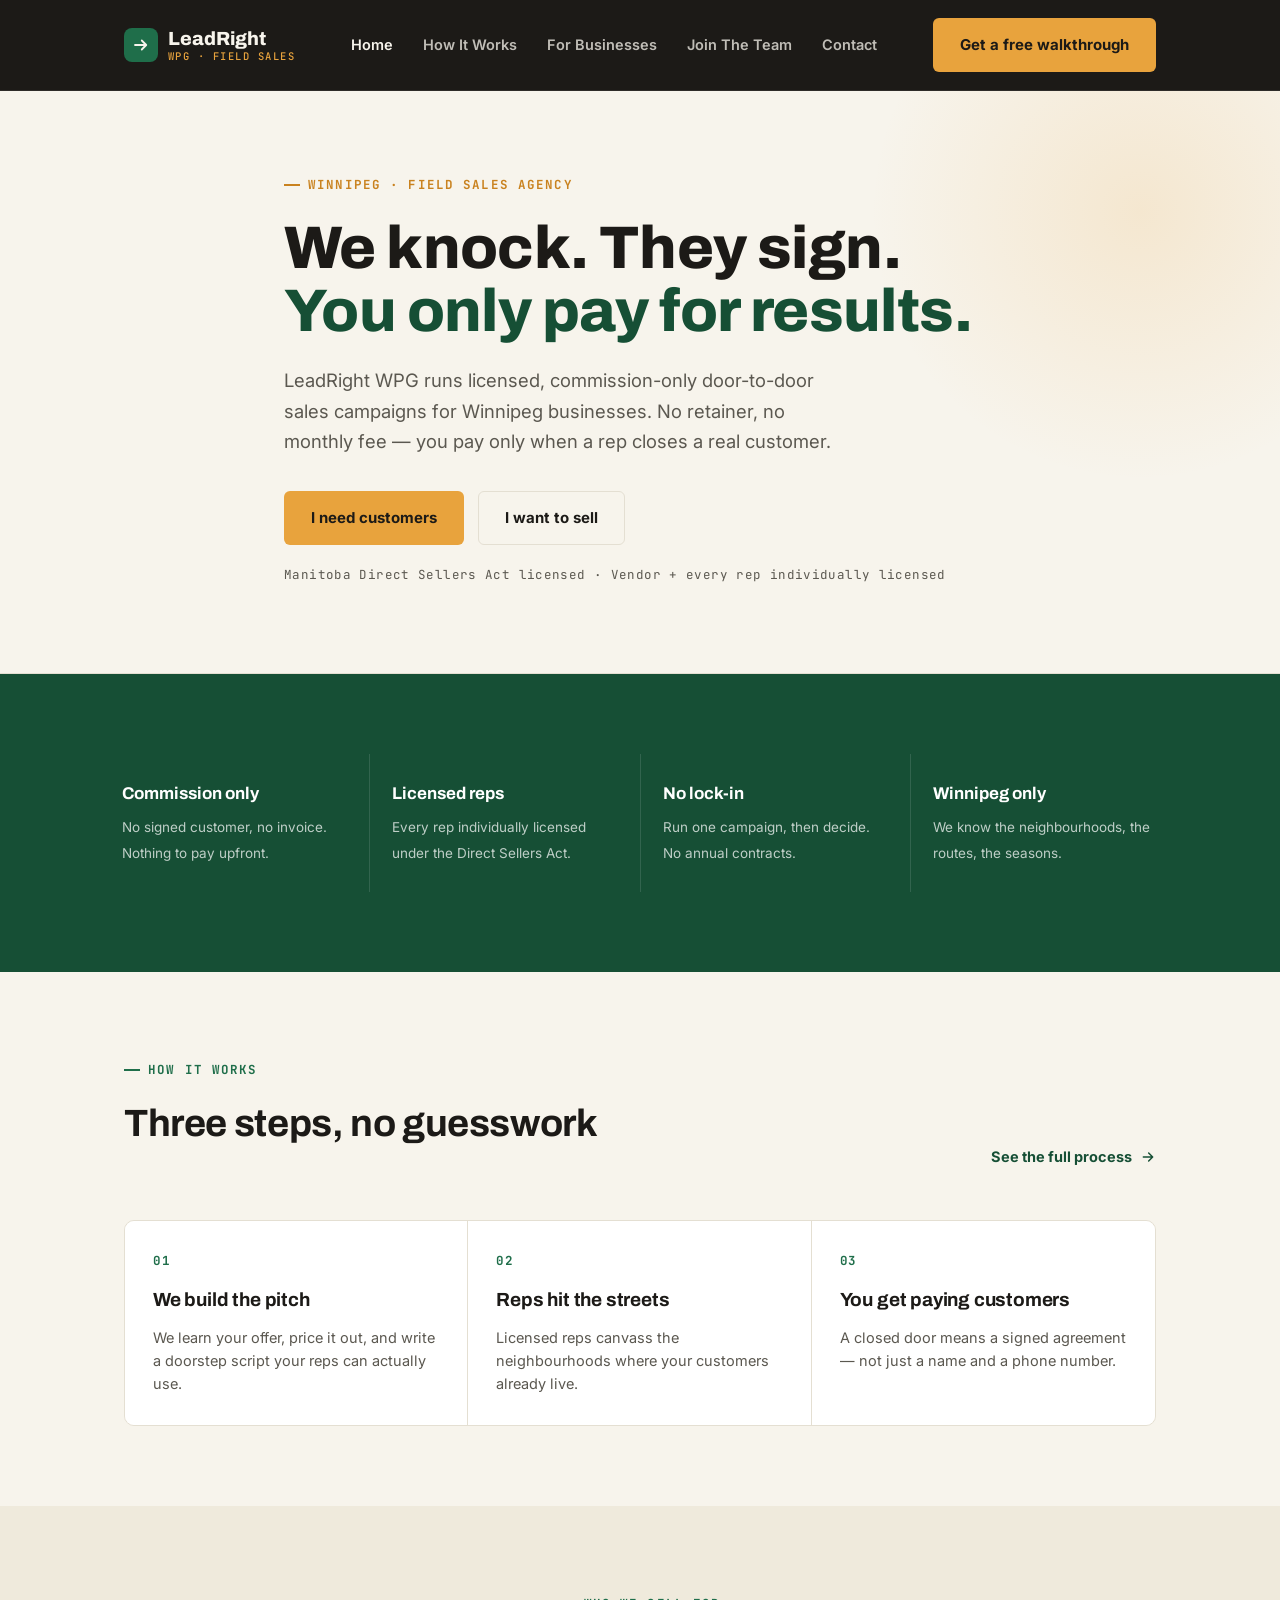
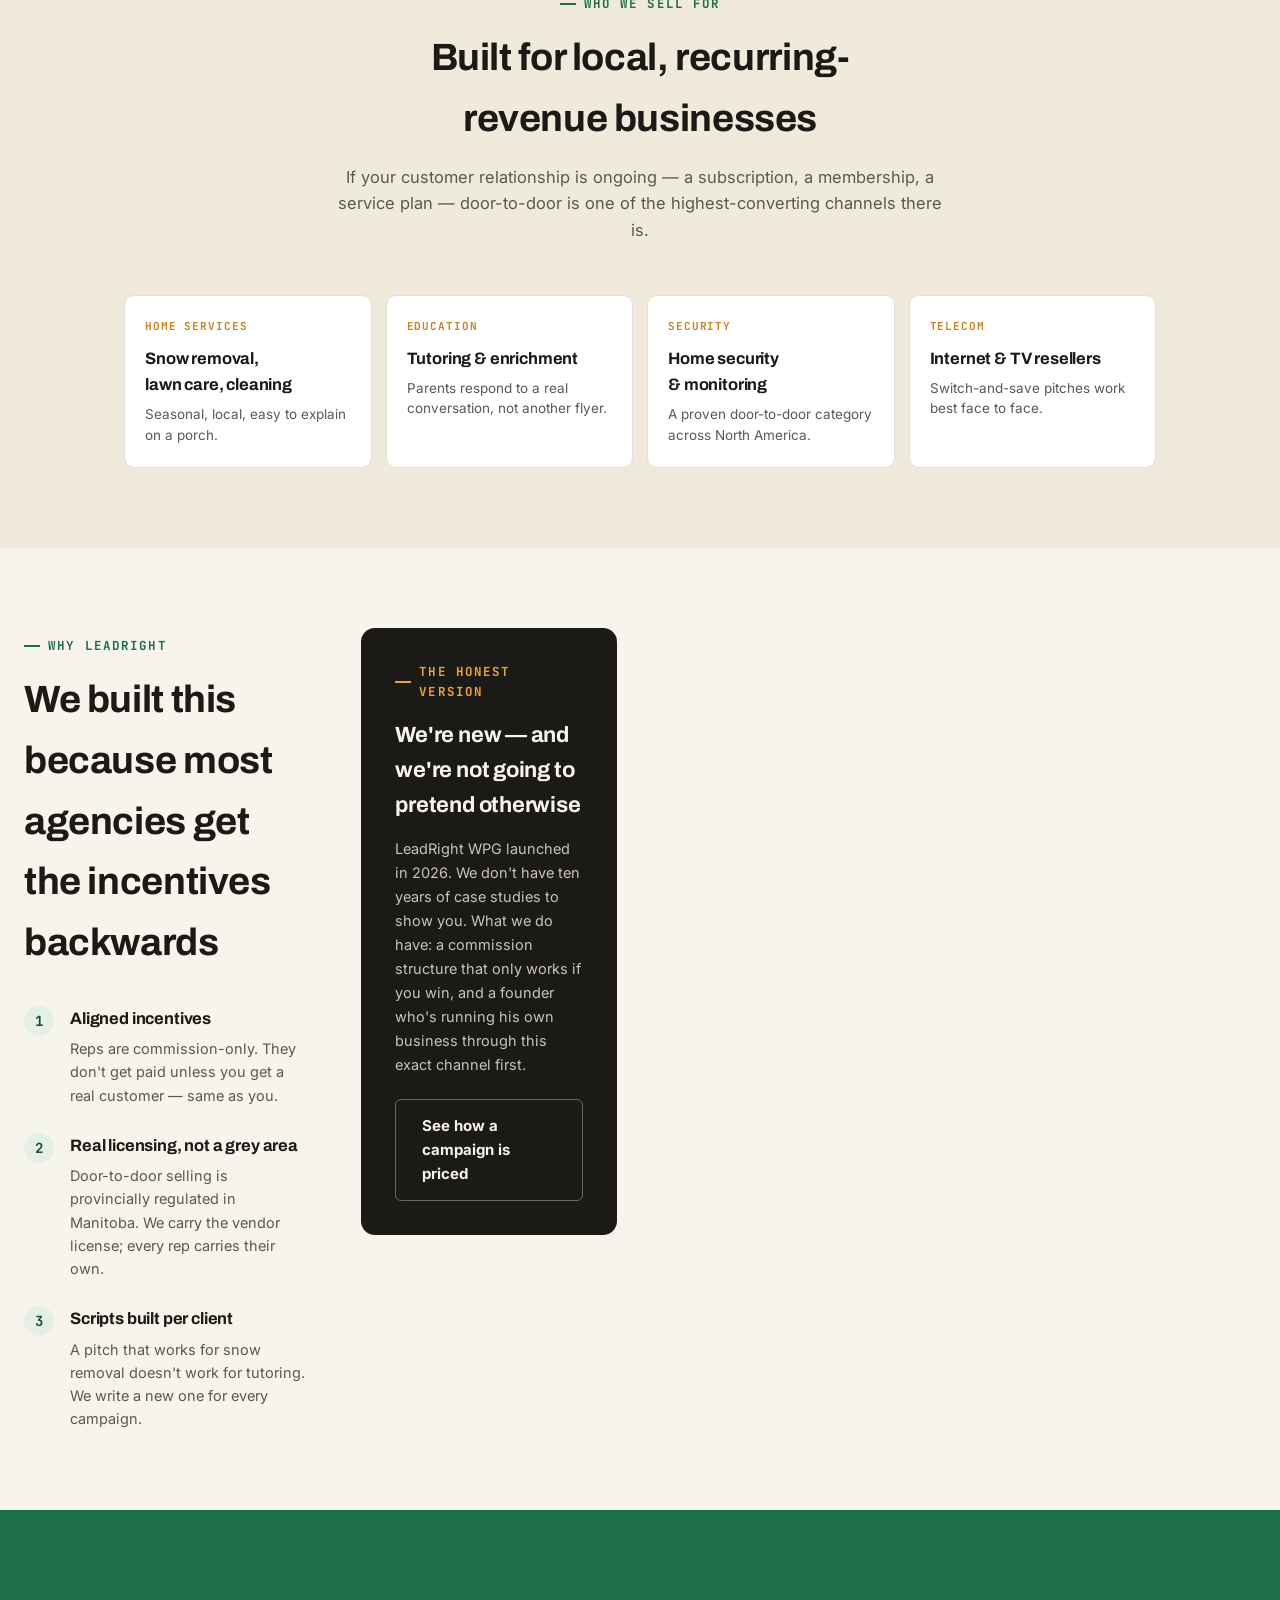
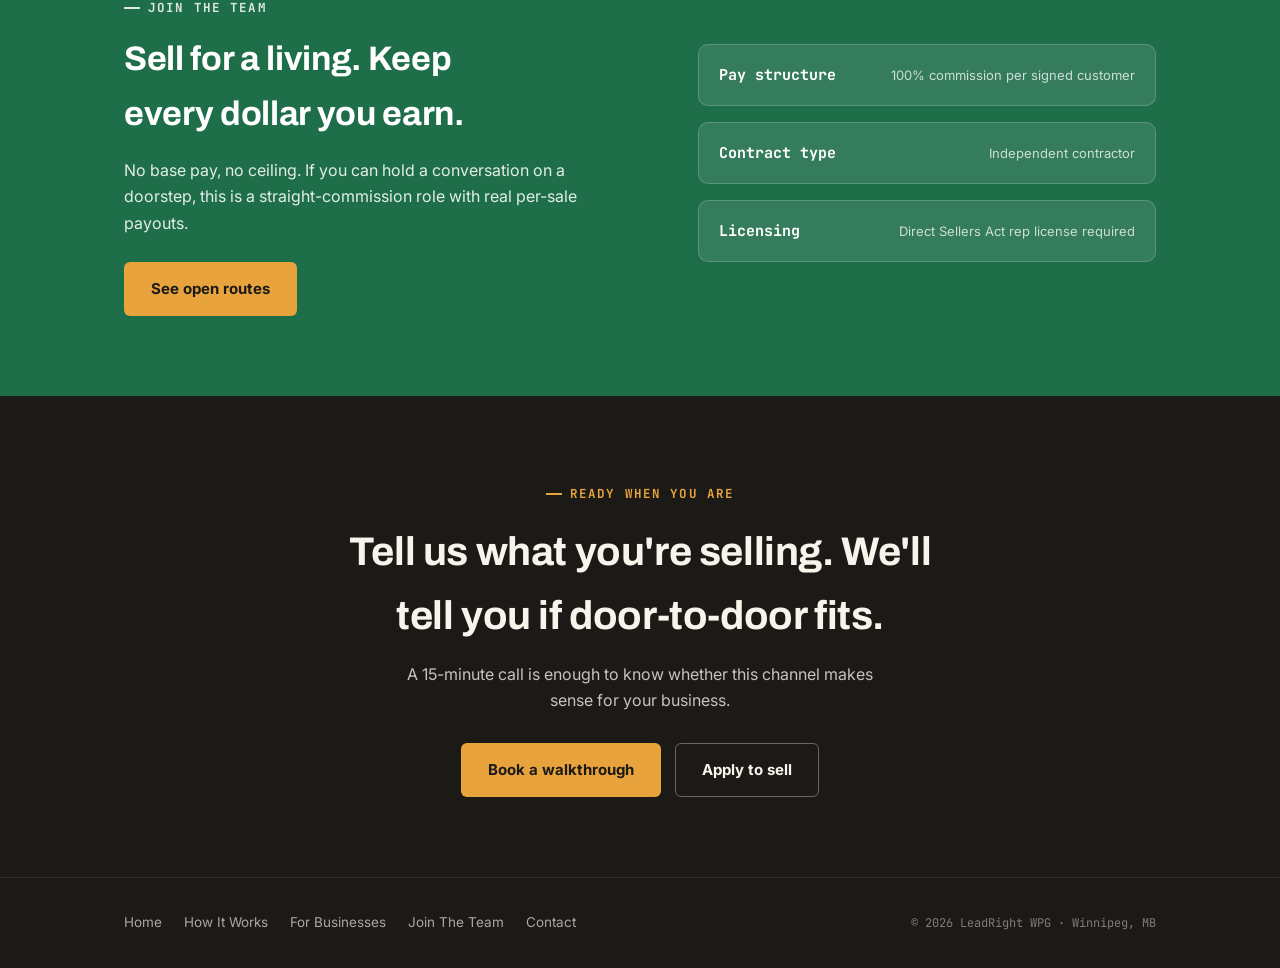
<file: public-site/index.html>
<!DOCTYPE html>
<html lang="en">
<head>
<meta charset="UTF-8">
<meta name="viewport" content="width=device-width, initial-scale=1.0">
<title>LeadRight WPG | Door-to-Door Sales Agency in Winnipeg</title>
<meta name="description" content="Commission-only door-to-door sales for Winnipeg businesses. Licensed reps, no retainers, no contracts — you only pay for customers we actually sign.">
<link rel="canonical" href="https://leadrightwpg.com/">
<link rel="preconnect" href="https://fonts.googleapis.com">
<link rel="preconnect" href="https://fonts.gstatic.com" crossorigin>
<link href="https://fonts.googleapis.com/css2?family=Archivo:wght@700;800;900&family=Inter:wght@400;500;600;700&family=JetBrains+Mono:wght@500;700&display=swap" rel="stylesheet">
<link rel="stylesheet" href="assets/style.css">
<link rel="icon" type="image/png" sizes="512x512" href="/favicon-512.png">
<link rel="icon" type="image/png" sizes="192x192" href="/favicon-192.png">
<link rel="icon" type="image/png" sizes="48x48" href="/favicon-48.png">
<link rel="icon" type="image/png" sizes="32x32" href="/favicon-32.png">
<link rel="icon" type="image/png" sizes="16x16" href="/favicon-16.png">
<link rel="shortcut icon" href="/favicon.ico">
<link rel="apple-touch-icon" href="/apple-touch-icon.png">
<meta property="og:type" content="website">
<meta property="og:title" content="LeadRight WPG | Door-to-Door Sales Agency in Winnipeg">
<meta property="og:description" content="Commission-only door-to-door sales for Winnipeg businesses. Licensed reps, no retainers, no contracts — you only pay for customers we actually sign.">
<meta property="og:url" content="https://leadrightwpg.com/">
<meta property="og:image" content="https://leadrightwpg.com/logo.png">
<meta name="twitter:card" content="summary">
<meta name="twitter:title" content="LeadRight WPG | Door-to-Door Sales Agency in Winnipeg">
<meta name="twitter:description" content="Commission-only door-to-door sales for Winnipeg businesses. Licensed reps, no retainers, no contracts — you only pay for customers we actually sign.">
<meta name="twitter:image" content="https://leadrightwpg.com/logo.png">
<script type="application/ld+json">
{
  "@context": "https://schema.org",
  "@type": "ProfessionalService",
  "name": "LeadRight WPG",
  "url": "https://leadrightwpg.com/",
  "logo": "https://leadrightwpg.com/logo.png",
  "image": "https://leadrightwpg.com/logo.png",
  "areaServed": { "@type": "City", "name": "Winnipeg" },
  "description": "Commission-only, licensed door-to-door sales agency serving Winnipeg businesses.",
  "address": { "@type": "PostalAddress", "addressLocality": "Winnipeg", "addressRegion": "MB", "addressCountry": "CA" }
}
</script>
</head>
<body>

<header>
  <div class="wrap nav">
    <a href="index.html" class="logo">
      <span class="logo-mark">
        <svg width="18" height="18" viewBox="0 0 24 24" fill="none"><path d="M4 12h13M13 6l6 6-6 6" stroke="#F7F4EC" stroke-width="2.4" stroke-linecap="round" stroke-linejoin="round"/></svg>
      </span>
      <span class="logo-word">LeadRight<small>WPG · FIELD SALES</small></span>
    </a>
    <nav class="nav-links">
      <a href="index.html" class="active">Home</a>
      <a href="how-it-works.html">How It Works</a>
      <a href="for-businesses.html">For Businesses</a>
      <a href="join-the-team.html">Join The Team</a>
      <a href="contact.html">Contact</a>
    </nav>
    <div class="nav-cta">
      <a href="contact.html" class="btn btn-primary">Get a free walkthrough</a>
    </div>
    <button class="nav-toggle" aria-label="Menu"><span></span><span></span><span></span></button>
  </div>
</header>

<section class="hero">
  <div class="wrap hero-inner">
    <div class="eyebrow">Winnipeg · Field Sales Agency</div>
    <h1>We knock. They sign. <span class="accent">You only pay for results.</span></h1>
    <p class="hero-lead">LeadRight WPG runs licensed, commission-only door-to-door sales campaigns for Winnipeg businesses. No retainer, no monthly fee — you pay only when a rep closes a real customer.</p>
    <div class="hero-actions">
      <a href="for-businesses.html" class="btn btn-primary">I need customers</a>
      <a href="join-the-team.html" class="btn btn-dark-outline">I want to sell</a>
    </div>
    <div class="hero-note">Manitoba Direct Sellers Act licensed · Vendor + every rep individually licensed</div>
  </div>
</section>

<section class="guarantees">
  <div class="g-grid wrap" style="padding-inline:0;">
    <div class="g-item"><b>Commission only</b><span>No signed customer, no invoice. Nothing to pay upfront.</span></div>
    <div class="g-item"><b>Licensed reps</b><span>Every rep individually licensed under the Direct Sellers Act.</span></div>
    <div class="g-item"><b>No lock-in</b><span>Run one campaign, then decide. No annual contracts.</span></div>
    <div class="g-item"><b>Winnipeg only</b><span>We know the neighbourhoods, the routes, the seasons.</span></div>
  </div>
</section>

<section>
  <div class="wrap">
    <div class="sec-head-row">
      <div class="sec-head" style="margin-bottom:0;">
        <div class="eyebrow">How it works</div>
        <h2>Three steps, no guesswork</h2>
      </div>
      <a href="how-it-works.html" class="teaser-link">See the full process <svg viewBox="0 0 24 24" fill="none"><path d="M5 12h13M13 6l6 6-6 6" stroke="currentColor" stroke-width="2.2" stroke-linecap="round" stroke-linejoin="round"/></svg></a>
    </div>
    <div class="steps">
      <div class="step">
        <div class="num">01</div>
        <h3>We build the pitch</h3>
        <p>We learn your offer, price it out, and write a doorstep script your reps can actually use.</p>
      </div>
      <div class="step">
        <div class="num">02</div>
        <h3>Reps hit the streets</h3>
        <p>Licensed reps canvass the neighbourhoods where your customers already live.</p>
      </div>
      <div class="step">
        <div class="num">03</div>
        <h3>You get paying customers</h3>
        <p>A closed door means a signed agreement — not just a name and a phone number.</p>
      </div>
    </div>
  </div>
</section>

<section class="industries">
  <div class="wrap">
    <div class="sec-head center">
      <div class="eyebrow">Who we sell for</div>
      <h2>Built for local, recurring-revenue businesses</h2>
      <p>If your customer relationship is ongoing — a subscription, a membership, a service plan — door-to-door is one of the highest-converting channels there is.</p>
    </div>
    <div class="ind-grid">
      <div class="ind-card"><div class="ico">Home services</div><h4>Snow removal, lawn care, cleaning</h4><p>Seasonal, local, easy to explain on a porch.</p></div>
      <div class="ind-card"><div class="ico">Education</div><h4>Tutoring & enrichment</h4><p>Parents respond to a real conversation, not another flyer.</p></div>
      <div class="ind-card"><div class="ico">Security</div><h4>Home security & monitoring</h4><p>A proven door-to-door category across North America.</p></div>
      <div class="ind-card"><div class="ico">Telecom</div><h4>Internet & TV resellers</h4><p>Switch-and-save pitches work best face to face.</p></div>
    </div>
  </div>
</section>

<section class="why">
  <div class="wrap why" style="display:grid;">
    <div>
      <div class="sec-head" style="margin-bottom:32px;">
        <div class="eyebrow">Why LeadRight</div>
        <h2>We built this because most agencies get the incentives backwards</h2>
      </div>
      <div class="why-list">
        <div class="why-row">
          <div class="why-mark">1</div>
          <div><h4>Aligned incentives</h4><p>Reps are commission-only. They don't get paid unless you get a real customer — same as you.</p></div>
        </div>
        <div class="why-row">
          <div class="why-mark">2</div>
          <div><h4>Real licensing, not a grey area</h4><p>Door-to-door selling is provincially regulated in Manitoba. We carry the vendor license; every rep carries their own.</p></div>
        </div>
        <div class="why-row">
          <div class="why-mark">3</div>
          <div><h4>Scripts built per client</h4><p>A pitch that works for snow removal doesn't work for tutoring. We write a new one for every campaign.</p></div>
        </div>
      </div>
    </div>
    <div class="why-card">
      <div class="eyebrow">The honest version</div>
      <h3>We're new — and we're not going to pretend otherwise</h3>
      <p>LeadRight WPG launched in 2026. We don't have ten years of case studies to show you. What we do have: a commission structure that only works if you win, and a founder who's running his own business through this exact channel first.</p>
      <a href="for-businesses.html" class="btn btn-outline">See how a campaign is priced</a>
    </div>
  </div>
</section>

<section class="recruit">
  <div class="wrap recruit-grid">
    <div>
      <div class="eyebrow">Join the team</div>
      <h2>Sell for a living. Keep every dollar you earn.</h2>
      <p class="recruit-lead">No base pay, no ceiling. If you can hold a conversation on a doorstep, this is a straight-commission role with real per-sale payouts.</p>
      <a href="join-the-team.html" class="btn btn-primary" style="margin-top:26px;">See open routes</a>
    </div>
    <div class="recruit-facts">
      <div class="rfact"><b>Pay structure</b><span>100% commission per signed customer</span></div>
      <div class="rfact"><b>Contract type</b><span>Independent contractor</span></div>
      <div class="rfact"><b>Licensing</b><span>Direct Sellers Act rep license required</span></div>
    </div>
  </div>
</section>

<section class="cta">
  <div class="wrap">
    <div class="eyebrow">Ready when you are</div>
    <h2>Tell us what you're selling. We'll tell you if door-to-door fits.</h2>
    <p>A 15-minute call is enough to know whether this channel makes sense for your business.</p>
    <div class="cta-actions">
      <a href="contact.html" class="btn btn-primary">Book a walkthrough</a>
      <a href="join-the-team.html" class="btn btn-outline">Apply to sell</a>
    </div>
  </div>
</section>

<footer>
  <div class="wrap foot-row">
    <div class="foot-links">
      <a href="index.html">Home</a>
      <a href="how-it-works.html">How It Works</a>
      <a href="for-businesses.html">For Businesses</a>
      <a href="join-the-team.html">Join The Team</a>
      <a href="contact.html">Contact</a>
    </div>
    <div class="foot-fine">© 2026 LeadRight WPG · Winnipeg, MB</div>
  </div>
</footer>

<script src="assets/script.js"></script>
</body>
</html>
</file>
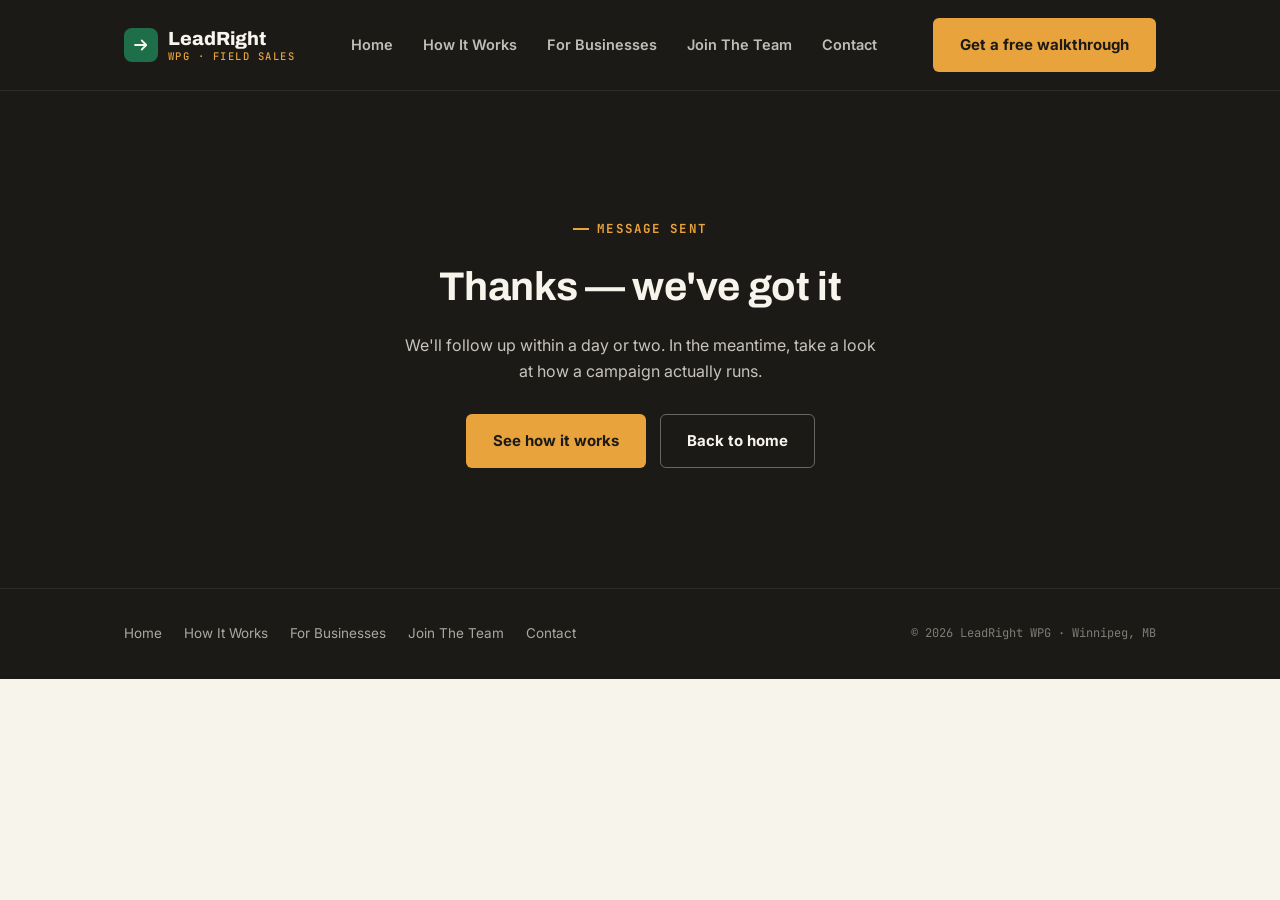
<file: public-site/contact-thank-you.html>
<!DOCTYPE html>
<html lang="en">
<head>
<meta charset="UTF-8">
<meta name="viewport" content="width=device-width, initial-scale=1.0">
<title>Thanks | LeadRight WPG</title>
<meta name="robots" content="noindex">
<link rel="preconnect" href="https://fonts.googleapis.com">
<link rel="preconnect" href="https://fonts.gstatic.com" crossorigin>
<link href="https://fonts.googleapis.com/css2?family=Archivo:wght@700;800;900&family=Inter:wght@400;500;600;700&family=JetBrains+Mono:wght@500;700&display=swap" rel="stylesheet">
<link rel="stylesheet" href="assets/style.css">
<link rel="icon" type="image/png" sizes="512x512" href="/favicon-512.png">
<link rel="icon" type="image/png" sizes="192x192" href="/favicon-192.png">
<link rel="icon" type="image/png" sizes="48x48" href="/favicon-48.png">
<link rel="icon" type="image/png" sizes="32x32" href="/favicon-32.png">
<link rel="icon" type="image/png" sizes="16x16" href="/favicon-16.png">
<link rel="shortcut icon" href="/favicon.ico">
<link rel="apple-touch-icon" href="/apple-touch-icon.png">
</head>
<body>

<header>
  <div class="wrap nav">
    <a href="index.html" class="logo">
      <span class="logo-mark"><svg width="18" height="18" viewBox="0 0 24 24" fill="none"><path d="M4 12h13M13 6l6 6-6 6" stroke="#F7F4EC" stroke-width="2.4" stroke-linecap="round" stroke-linejoin="round"/></svg></span>
      <span class="logo-word">LeadRight<small>WPG · FIELD SALES</small></span>
    </a>
    <nav class="nav-links">
      <a href="index.html">Home</a>
      <a href="how-it-works.html">How It Works</a>
      <a href="for-businesses.html">For Businesses</a>
      <a href="join-the-team.html">Join The Team</a>
      <a href="contact.html">Contact</a>
    </nav>
    <div class="nav-cta"><a href="contact.html" class="btn btn-primary">Get a free walkthrough</a></div>
    <button class="nav-toggle" aria-label="Menu"><span></span><span></span><span></span></button>
  </div>
</header>

<section class="cta" style="padding-block:120px;">
  <div class="wrap">
    <div class="eyebrow">Message sent</div>
    <h2>Thanks — we've got it</h2>
    <p>We'll follow up within a day or two. In the meantime, take a look at how a campaign actually runs.</p>
    <div class="cta-actions">
      <a href="how-it-works.html" class="btn btn-primary">See how it works</a>
      <a href="index.html" class="btn btn-outline">Back to home</a>
    </div>
  </div>
</section>

<footer>
  <div class="wrap foot-row">
    <div class="foot-links">
      <a href="index.html">Home</a>
      <a href="how-it-works.html">How It Works</a>
      <a href="for-businesses.html">For Businesses</a>
      <a href="join-the-team.html">Join The Team</a>
      <a href="contact.html">Contact</a>
    </div>
    <div class="foot-fine">© 2026 LeadRight WPG · Winnipeg, MB</div>
  </div>
</footer>

</body>
</html>
</file>
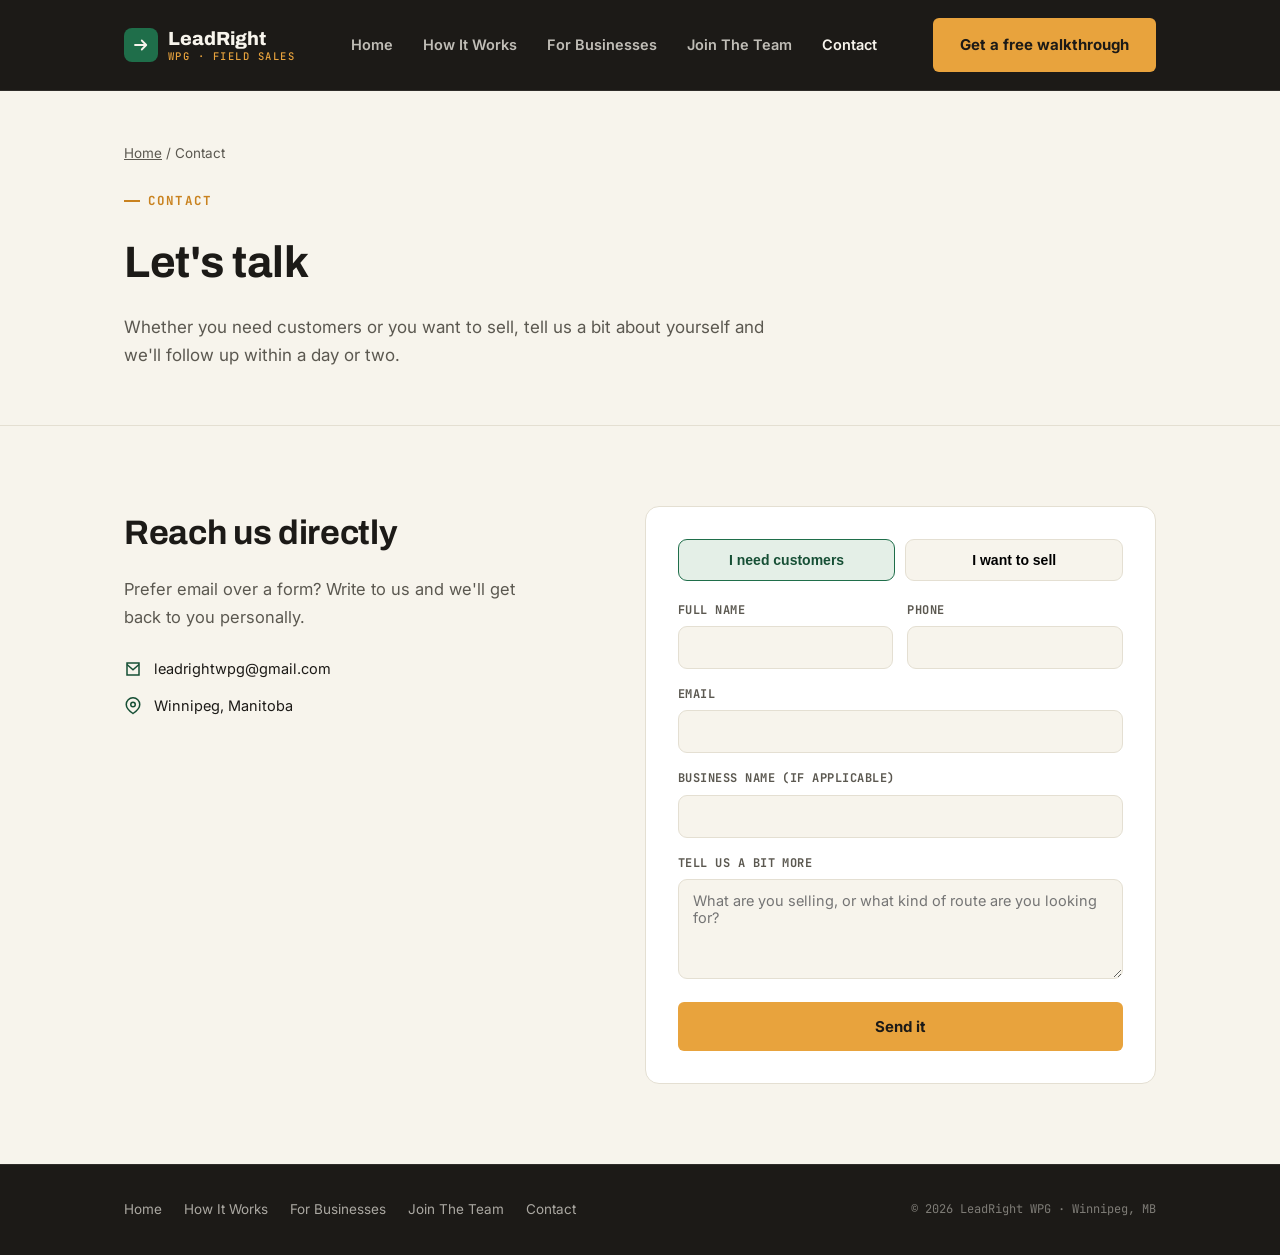
<file: public-site/contact.html>
<!DOCTYPE html>
<html lang="en">
<head>
<meta charset="UTF-8">
<meta name="viewport" content="width=device-width, initial-scale=1.0">
<title>Contact LeadRight WPG | Door-to-Door Sales Winnipeg</title>
<meta name="description" content="Book a free walkthrough for your Winnipeg business or apply for a door-to-door sales role with LeadRight WPG. We reply within a day or two.">
<link rel="canonical" href="https://leadrightwpg.com/contact.html">
<link rel="preconnect" href="https://fonts.googleapis.com">
<link rel="preconnect" href="https://fonts.gstatic.com" crossorigin>
<link href="https://fonts.googleapis.com/css2?family=Archivo:wght@700;800;900&family=Inter:wght@400;500;600;700&family=JetBrains+Mono:wght@500;700&display=swap" rel="stylesheet">
<link rel="stylesheet" href="assets/style.css">
<link rel="icon" type="image/png" sizes="512x512" href="/favicon-512.png">
<link rel="icon" type="image/png" sizes="192x192" href="/favicon-192.png">
<link rel="icon" type="image/png" sizes="48x48" href="/favicon-48.png">
<link rel="icon" type="image/png" sizes="32x32" href="/favicon-32.png">
<link rel="icon" type="image/png" sizes="16x16" href="/favicon-16.png">
<link rel="shortcut icon" href="/favicon.ico">
<link rel="apple-touch-icon" href="/apple-touch-icon.png">
<meta property="og:type" content="website">
<meta property="og:title" content="Contact LeadRight WPG | Door-to-Door Sales Winnipeg">
<meta property="og:description" content="Book a free walkthrough for your Winnipeg business or apply for a door-to-door sales role with LeadRight WPG. We reply within a day or two.">
<meta property="og:url" content="https://leadrightwpg.com/contact.html">
<meta property="og:image" content="https://leadrightwpg.com/logo.png">
<meta name="twitter:card" content="summary">
<meta name="twitter:title" content="Contact LeadRight WPG | Door-to-Door Sales Winnipeg">
<meta name="twitter:description" content="Book a free walkthrough for your Winnipeg business or apply for a door-to-door sales role with LeadRight WPG. We reply within a day or two.">
<meta name="twitter:image" content="https://leadrightwpg.com/logo.png">
<script type="application/ld+json">
{
  "@context": "https://schema.org",
  "@type": "BreadcrumbList",
  "itemListElement": [
    { "@type": "ListItem", "position": 1, "name": "Home", "item": "https://leadrightwpg.com/" },
    { "@type": "ListItem", "position": 2, "name": "Contact", "item": "https://leadrightwpg.com/contact.html" }
  ]
}
</script>
</head>
<body>

<header>
  <div class="wrap nav">
    <a href="index.html" class="logo">
      <span class="logo-mark"><svg width="18" height="18" viewBox="0 0 24 24" fill="none"><path d="M4 12h13M13 6l6 6-6 6" stroke="#F7F4EC" stroke-width="2.4" stroke-linecap="round" stroke-linejoin="round"/></svg></span>
      <span class="logo-word">LeadRight<small>WPG · FIELD SALES</small></span>
    </a>
    <nav class="nav-links">
      <a href="index.html">Home</a>
      <a href="how-it-works.html">How It Works</a>
      <a href="for-businesses.html">For Businesses</a>
      <a href="join-the-team.html">Join The Team</a>
      <a href="contact.html" class="active">Contact</a>
    </nav>
    <div class="nav-cta"><a href="contact.html" class="btn btn-primary">Get a free walkthrough</a></div>
    <button class="nav-toggle" aria-label="Menu"><span></span><span></span><span></span></button>
  </div>
</header>

<section class="page-hero">
  <div class="wrap">
    <div class="breadcrumb"><a href="index.html">Home</a> / Contact</div>
    <div class="eyebrow">Contact</div>
    <h1>Let's talk</h1>
    <p class="lead">Whether you need customers or you want to sell, tell us a bit about yourself and we'll follow up within a day or two.</p>
  </div>
</section>

<section id="apply">
  <div class="wrap contact-grid">
    <div class="contact-info">
      <h2>Reach us directly</h2>
      <p>Prefer email over a form? Write to us and we'll get back to you personally.</p>
      <div class="contact-line">
        <svg viewBox="0 0 24 24" fill="none" stroke="currentColor" stroke-width="2"><path d="M4 4h16v16H4z" fill="none"/><path d="M4 6l8 7 8-7"/></svg>
        leadrightwpg@gmail.com
      </div>
      <div class="contact-line">
        <svg viewBox="0 0 24 24" fill="none" stroke="currentColor" stroke-width="2"><path d="M21 10c0 6-9 12-9 12s-9-6-9-12a9 9 0 1118 0z"/><circle cx="12" cy="10" r="3"/></svg>
        Winnipeg, Manitoba
      </div>
    </div>

    <form class="lead-form" action="https://formspree.io/f/xdeovnrg" method="POST">
      <div class="role-toggle">
        <button type="button" class="role-btn active" data-role="Business">I need customers</button>
        <button type="button" class="role-btn" data-role="Rep applicant">I want to sell</button>
      </div>
      <input type="hidden" name="Inquiry type" id="lead-role" value="Business">

      <div class="form-row">
        <div class="field">
          <label for="name">Full name</label>
          <input type="text" id="name" name="Name" required>
        </div>
        <div class="field">
          <label for="phone">Phone</label>
          <input type="tel" id="phone" name="Phone" required>
        </div>
      </div>
      <div class="field">
        <label for="email">Email</label>
        <input type="email" id="email" name="Email" required>
      </div>
      <div class="field">
        <label for="business">Business name (if applicable)</label>
        <input type="text" id="business" name="Business name">
      </div>
      <div class="field">
        <label for="message">Tell us a bit more</label>
        <textarea id="message" name="Message" placeholder="What are you selling, or what kind of route are you looking for?"></textarea>
      </div>
      <button type="submit" class="btn btn-primary" style="width:100%;">Send it</button>
      <p id="form-status" hidden style="margin-top:12px; font-size:13.5px; color:var(--slate);"></p>
    </form>
  </div>
</section>

<footer>
  <div class="wrap foot-row">
    <div class="foot-links">
      <a href="index.html">Home</a>
      <a href="how-it-works.html">How It Works</a>
      <a href="for-businesses.html">For Businesses</a>
      <a href="join-the-team.html">Join The Team</a>
      <a href="contact.html">Contact</a>
    </div>
    <div class="foot-fine">© 2026 LeadRight WPG · Winnipeg, MB</div>
  </div>
</footer>

<script src="assets/script.js"></script>
</body>
</html>
</file>
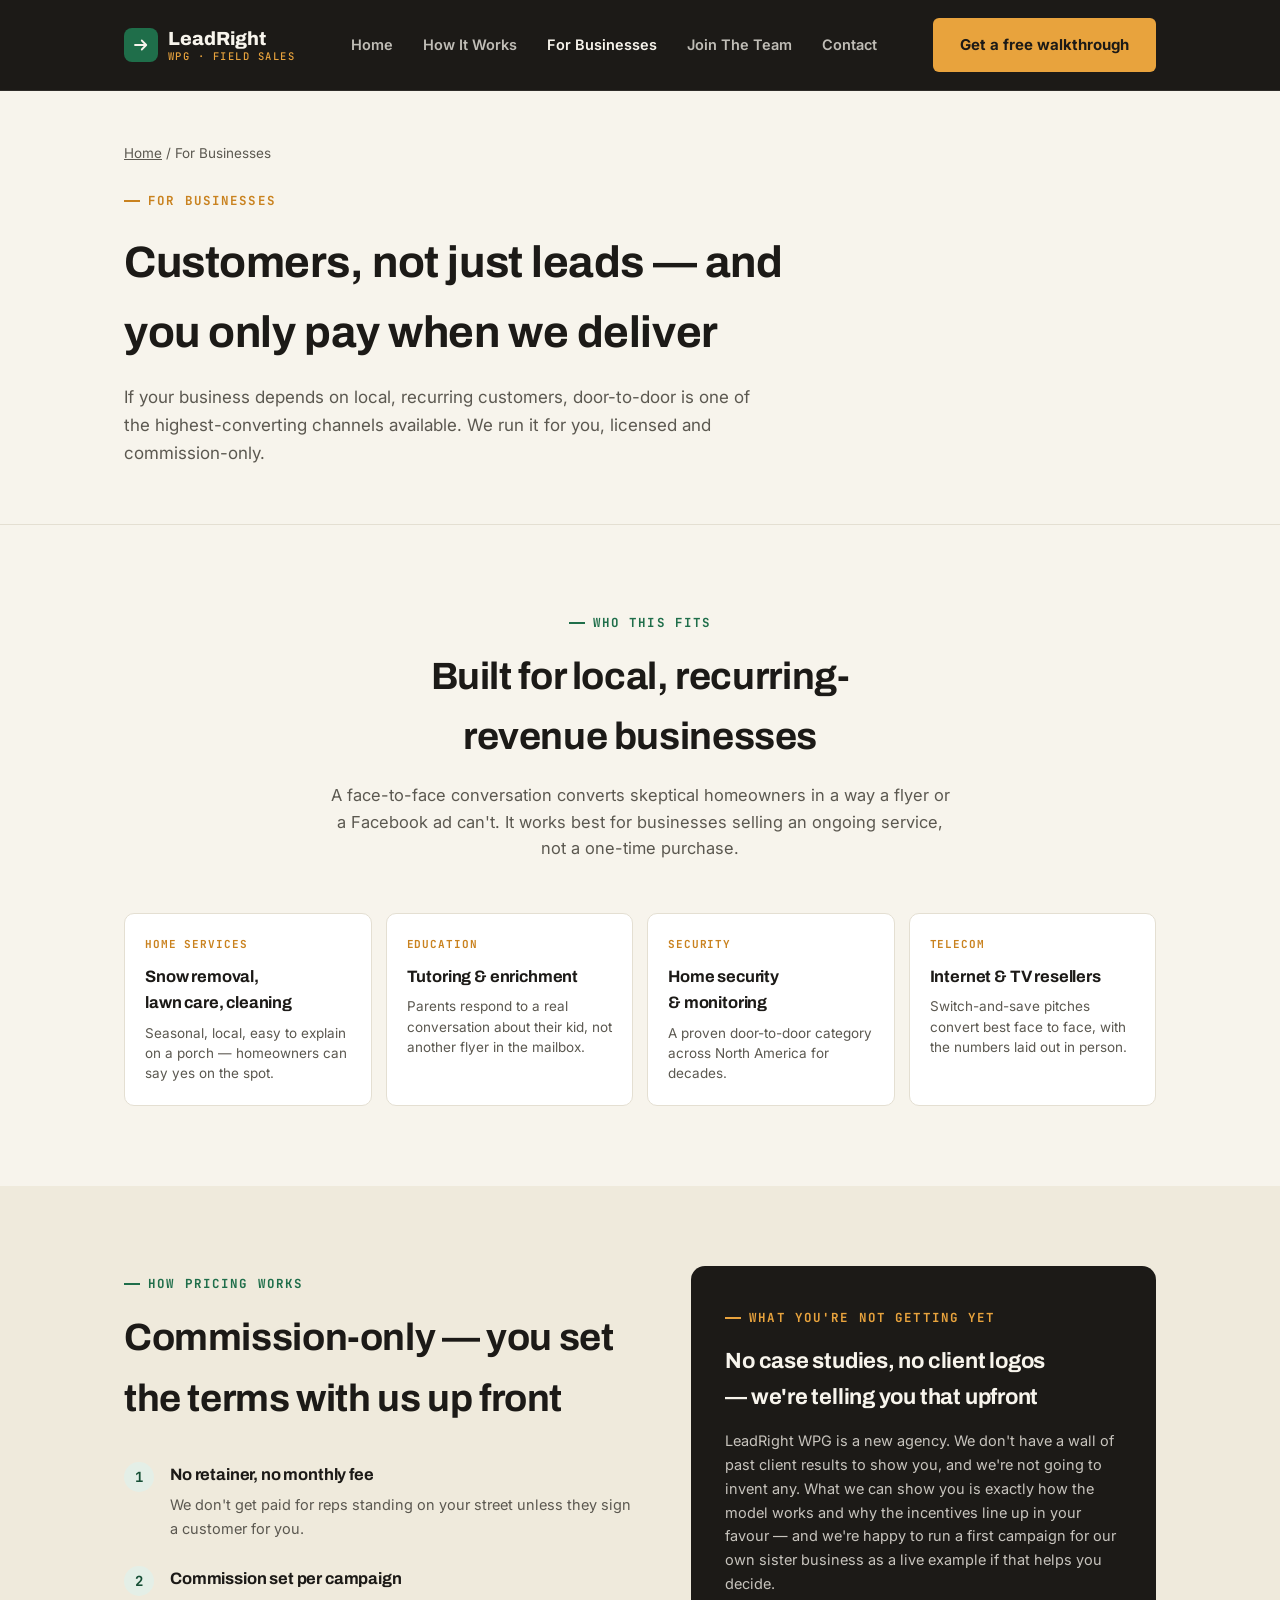
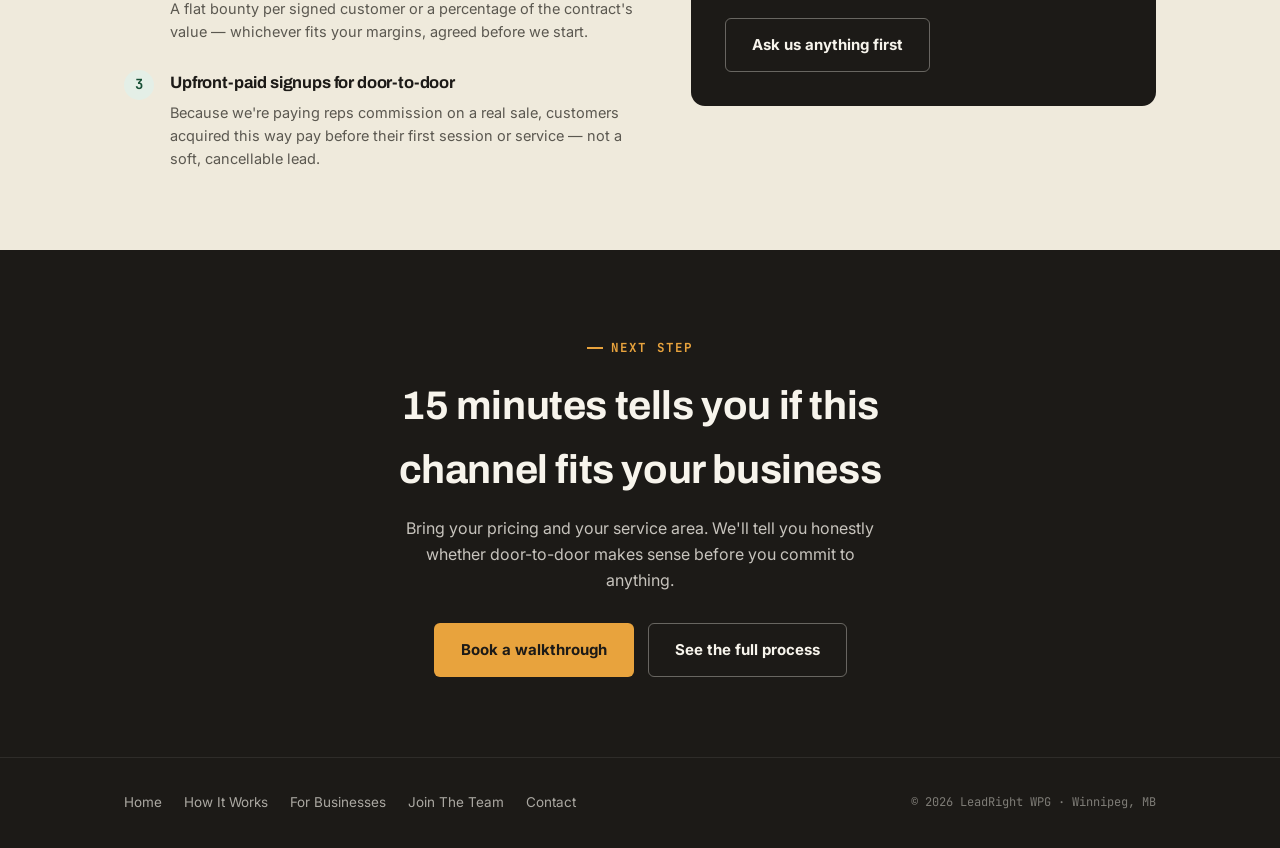
<file: public-site/for-businesses.html>
<!DOCTYPE html>
<html lang="en">
<head>
<meta charset="UTF-8">
<meta name="viewport" content="width=device-width, initial-scale=1.0">
<title>Door-to-Door Sales for Businesses | LeadRight WPG Winnipeg</title>
<meta name="description" content="Grow your Winnipeg business with a licensed, commission-only door-to-door sales team. No retainer, no contract — you pay only for customers we sign.">
<link rel="canonical" href="https://leadrightwpg.com/for-businesses.html">
<link rel="preconnect" href="https://fonts.googleapis.com">
<link rel="preconnect" href="https://fonts.gstatic.com" crossorigin>
<link href="https://fonts.googleapis.com/css2?family=Archivo:wght@700;800;900&family=Inter:wght@400;500;600;700&family=JetBrains+Mono:wght@500;700&display=swap" rel="stylesheet">
<link rel="stylesheet" href="assets/style.css">
<link rel="icon" type="image/png" sizes="512x512" href="/favicon-512.png">
<link rel="icon" type="image/png" sizes="192x192" href="/favicon-192.png">
<link rel="icon" type="image/png" sizes="48x48" href="/favicon-48.png">
<link rel="icon" type="image/png" sizes="32x32" href="/favicon-32.png">
<link rel="icon" type="image/png" sizes="16x16" href="/favicon-16.png">
<link rel="shortcut icon" href="/favicon.ico">
<link rel="apple-touch-icon" href="/apple-touch-icon.png">
<meta property="og:type" content="website">
<meta property="og:title" content="Door-to-Door Sales for Businesses | LeadRight WPG Winnipeg">
<meta property="og:description" content="Grow your Winnipeg business with a licensed, commission-only door-to-door sales team. No retainer, no contract — you pay only for customers we sign.">
<meta property="og:url" content="https://leadrightwpg.com/for-businesses.html">
<meta property="og:image" content="https://leadrightwpg.com/logo.png">
<meta name="twitter:card" content="summary">
<meta name="twitter:title" content="Door-to-Door Sales for Businesses | LeadRight WPG Winnipeg">
<meta name="twitter:description" content="Grow your Winnipeg business with a licensed, commission-only door-to-door sales team. No retainer, no contract — you pay only for customers we sign.">
<meta name="twitter:image" content="https://leadrightwpg.com/logo.png">
<script type="application/ld+json">
{
  "@context": "https://schema.org",
  "@type": "BreadcrumbList",
  "itemListElement": [
    { "@type": "ListItem", "position": 1, "name": "Home", "item": "https://leadrightwpg.com/" },
    { "@type": "ListItem", "position": 2, "name": "For Businesses", "item": "https://leadrightwpg.com/for-businesses.html" }
  ]
}
</script>
</head>
<body>

<header>
  <div class="wrap nav">
    <a href="index.html" class="logo">
      <span class="logo-mark"><svg width="18" height="18" viewBox="0 0 24 24" fill="none"><path d="M4 12h13M13 6l6 6-6 6" stroke="#F7F4EC" stroke-width="2.4" stroke-linecap="round" stroke-linejoin="round"/></svg></span>
      <span class="logo-word">LeadRight<small>WPG · FIELD SALES</small></span>
    </a>
    <nav class="nav-links">
      <a href="index.html">Home</a>
      <a href="how-it-works.html">How It Works</a>
      <a href="for-businesses.html" class="active">For Businesses</a>
      <a href="join-the-team.html">Join The Team</a>
      <a href="contact.html">Contact</a>
    </nav>
    <div class="nav-cta"><a href="contact.html" class="btn btn-primary">Get a free walkthrough</a></div>
    <button class="nav-toggle" aria-label="Menu"><span></span><span></span><span></span></button>
  </div>
</header>

<section class="page-hero">
  <div class="wrap">
    <div class="breadcrumb"><a href="index.html">Home</a> / For Businesses</div>
    <div class="eyebrow">For Businesses</div>
    <h1>Customers, not just leads — and you only pay when we deliver</h1>
    <p class="lead">If your business depends on local, recurring customers, door-to-door is one of the highest-converting channels available. We run it for you, licensed and commission-only.</p>
  </div>
</section>

<section>
  <div class="wrap">
    <div class="sec-head center">
      <div class="eyebrow">Who this fits</div>
      <h2>Built for local, recurring-revenue businesses</h2>
      <p>A face-to-face conversation converts skeptical homeowners in a way a flyer or a Facebook ad can't. It works best for businesses selling an ongoing service, not a one-time purchase.</p>
    </div>
    <div class="ind-grid">
      <div class="ind-card"><div class="ico">Home services</div><h4>Snow removal, lawn care, cleaning</h4><p>Seasonal, local, easy to explain on a porch — homeowners can say yes on the spot.</p></div>
      <div class="ind-card"><div class="ico">Education</div><h4>Tutoring & enrichment</h4><p>Parents respond to a real conversation about their kid, not another flyer in the mailbox.</p></div>
      <div class="ind-card"><div class="ico">Security</div><h4>Home security & monitoring</h4><p>A proven door-to-door category across North America for decades.</p></div>
      <div class="ind-card"><div class="ico">Telecom</div><h4>Internet & TV resellers</h4><p>Switch-and-save pitches convert best face to face, with the numbers laid out in person.</p></div>
    </div>
  </div>
</section>

<section class="industries">
  <div class="wrap why" style="display:grid;">
    <div>
      <div class="sec-head" style="margin-bottom:32px;">
        <div class="eyebrow">How pricing works</div>
        <h2>Commission-only — you set the terms with us up front</h2>
      </div>
      <div class="why-list">
        <div class="why-row">
          <div class="why-mark">1</div>
          <div><h4>No retainer, no monthly fee</h4><p>We don't get paid for reps standing on your street unless they sign a customer for you.</p></div>
        </div>
        <div class="why-row">
          <div class="why-mark">2</div>
          <div><h4>Commission set per campaign</h4><p>A flat bounty per signed customer or a percentage of the contract's value — whichever fits your margins, agreed before we start.</p></div>
        </div>
        <div class="why-row">
          <div class="why-mark">3</div>
          <div><h4>Upfront-paid signups for door-to-door</h4><p>Because we're paying reps commission on a real sale, customers acquired this way pay before their first session or service — not a soft, cancellable lead.</p></div>
        </div>
      </div>
    </div>
    <div class="why-card">
      <div class="eyebrow">What you're not getting yet</div>
      <h3>No case studies, no client logos — we're telling you that upfront</h3>
      <p>LeadRight WPG is a new agency. We don't have a wall of past client results to show you, and we're not going to invent any. What we can show you is exactly how the model works and why the incentives line up in your favour — and we're happy to run a first campaign for our own sister business as a live example if that helps you decide.</p>
      <a href="contact.html" class="btn btn-outline">Ask us anything first</a>
    </div>
  </div>
</section>

<section class="cta">
  <div class="wrap">
    <div class="eyebrow">Next step</div>
    <h2>15 minutes tells you if this channel fits your business</h2>
    <p>Bring your pricing and your service area. We'll tell you honestly whether door-to-door makes sense before you commit to anything.</p>
    <div class="cta-actions">
      <a href="contact.html" class="btn btn-primary">Book a walkthrough</a>
      <a href="how-it-works.html" class="btn btn-outline">See the full process</a>
    </div>
  </div>
</section>

<footer>
  <div class="wrap foot-row">
    <div class="foot-links">
      <a href="index.html">Home</a>
      <a href="how-it-works.html">How It Works</a>
      <a href="for-businesses.html">For Businesses</a>
      <a href="join-the-team.html">Join The Team</a>
      <a href="contact.html">Contact</a>
    </div>
    <div class="foot-fine">© 2026 LeadRight WPG · Winnipeg, MB</div>
  </div>
</footer>

<script src="assets/script.js"></script>
</body>
</html>
</file>
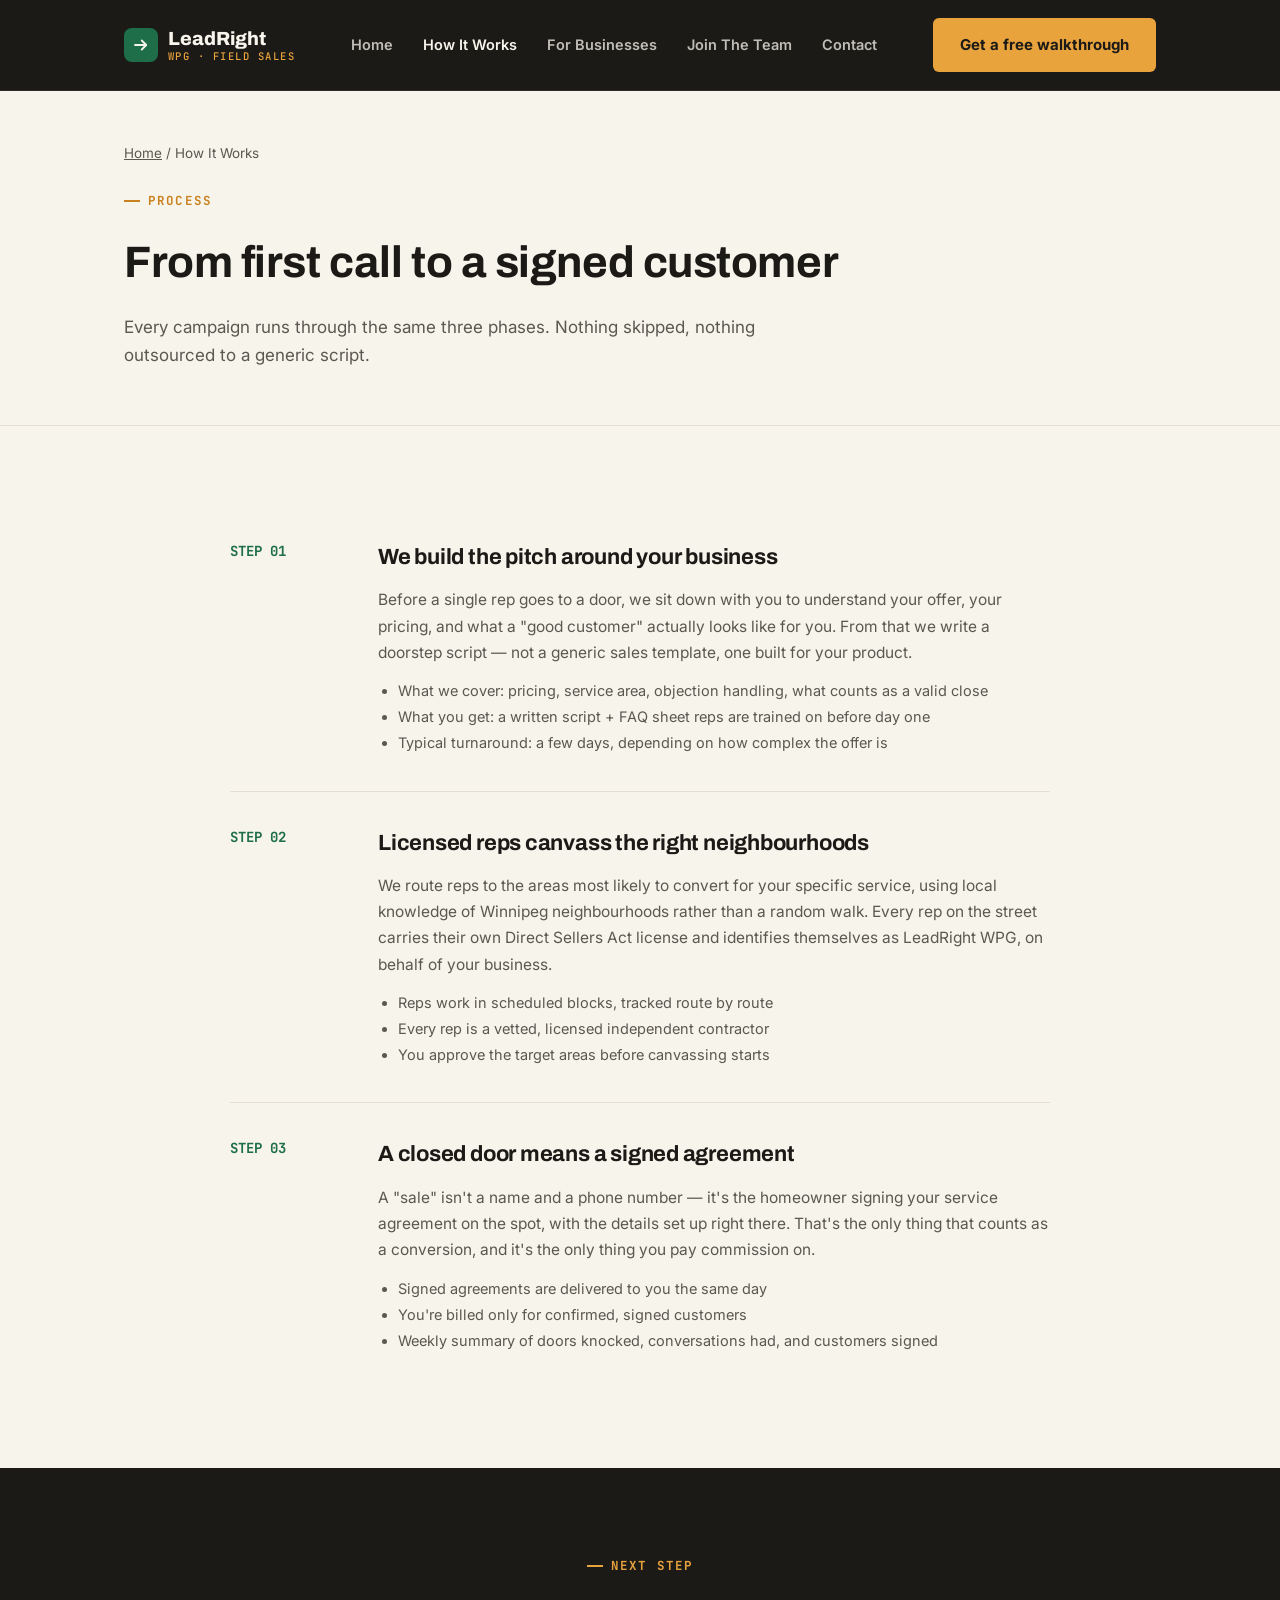
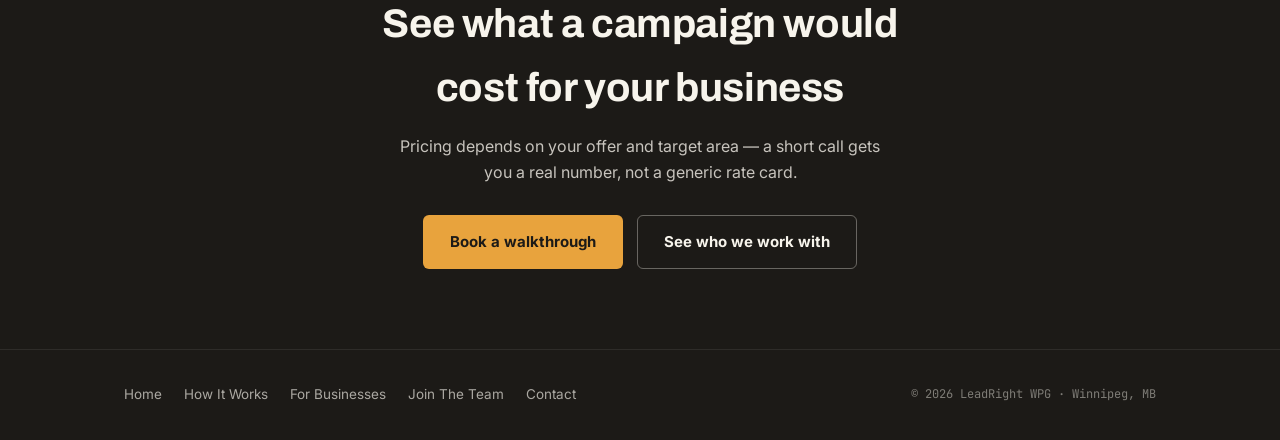
<file: public-site/how-it-works.html>
<!DOCTYPE html>
<html lang="en">
<head>
<meta charset="UTF-8">
<meta name="viewport" content="width=device-width, initial-scale=1.0">
<title>How Door-to-Door Sales Works | LeadRight WPG Winnipeg</title>
<meta name="description" content="See exactly how a LeadRight WPG door-to-door campaign runs in Winnipeg — from building your pitch to licensed reps signing real, paying customers.">
<link rel="canonical" href="https://leadrightwpg.com/how-it-works.html">
<link rel="preconnect" href="https://fonts.googleapis.com">
<link rel="preconnect" href="https://fonts.gstatic.com" crossorigin>
<link href="https://fonts.googleapis.com/css2?family=Archivo:wght@700;800;900&family=Inter:wght@400;500;600;700&family=JetBrains+Mono:wght@500;700&display=swap" rel="stylesheet">
<link rel="stylesheet" href="assets/style.css">
<link rel="icon" type="image/png" sizes="512x512" href="/favicon-512.png">
<link rel="icon" type="image/png" sizes="192x192" href="/favicon-192.png">
<link rel="icon" type="image/png" sizes="48x48" href="/favicon-48.png">
<link rel="icon" type="image/png" sizes="32x32" href="/favicon-32.png">
<link rel="icon" type="image/png" sizes="16x16" href="/favicon-16.png">
<link rel="shortcut icon" href="/favicon.ico">
<link rel="apple-touch-icon" href="/apple-touch-icon.png">
<meta property="og:type" content="website">
<meta property="og:title" content="How Door-to-Door Sales Works | LeadRight WPG Winnipeg">
<meta property="og:description" content="See exactly how a LeadRight WPG door-to-door campaign runs in Winnipeg — from building your pitch to licensed reps signing real, paying customers.">
<meta property="og:url" content="https://leadrightwpg.com/how-it-works.html">
<meta property="og:image" content="https://leadrightwpg.com/logo.png">
<meta name="twitter:card" content="summary">
<meta name="twitter:title" content="How Door-to-Door Sales Works | LeadRight WPG Winnipeg">
<meta name="twitter:description" content="See exactly how a LeadRight WPG door-to-door campaign runs in Winnipeg — from building your pitch to licensed reps signing real, paying customers.">
<meta name="twitter:image" content="https://leadrightwpg.com/logo.png">
<script type="application/ld+json">
{
  "@context": "https://schema.org",
  "@type": "BreadcrumbList",
  "itemListElement": [
    { "@type": "ListItem", "position": 1, "name": "Home", "item": "https://leadrightwpg.com/" },
    { "@type": "ListItem", "position": 2, "name": "How It Works", "item": "https://leadrightwpg.com/how-it-works.html" }
  ]
}
</script>
</head>
<body>

<header>
  <div class="wrap nav">
    <a href="index.html" class="logo">
      <span class="logo-mark"><svg width="18" height="18" viewBox="0 0 24 24" fill="none"><path d="M4 12h13M13 6l6 6-6 6" stroke="#F7F4EC" stroke-width="2.4" stroke-linecap="round" stroke-linejoin="round"/></svg></span>
      <span class="logo-word">LeadRight<small>WPG · FIELD SALES</small></span>
    </a>
    <nav class="nav-links">
      <a href="index.html">Home</a>
      <a href="how-it-works.html" class="active">How It Works</a>
      <a href="for-businesses.html">For Businesses</a>
      <a href="join-the-team.html">Join The Team</a>
      <a href="contact.html">Contact</a>
    </nav>
    <div class="nav-cta"><a href="contact.html" class="btn btn-primary">Get a free walkthrough</a></div>
    <button class="nav-toggle" aria-label="Menu"><span></span><span></span><span></span></button>
  </div>
</header>

<section class="page-hero">
  <div class="wrap">
    <div class="breadcrumb"><a href="index.html">Home</a> / How It Works</div>
    <div class="eyebrow">Process</div>
    <h1>From first call to a signed customer</h1>
    <p class="lead">Every campaign runs through the same three phases. Nothing skipped, nothing outsourced to a generic script.</p>
  </div>
</section>

<section>
  <div class="wrap">
    <div class="timeline" style="max-width:820px; margin:0 auto;">
      <div class="step-detail">
        <div class="num">STEP 01</div>
        <div>
          <h3>We build the pitch around your business</h3>
          <p>Before a single rep goes to a door, we sit down with you to understand your offer, your pricing, and what a "good customer" actually looks like for you. From that we write a doorstep script — not a generic sales template, one built for your product.</p>
          <ul>
            <li>What we cover: pricing, service area, objection handling, what counts as a valid close</li>
            <li>What you get: a written script + FAQ sheet reps are trained on before day one</li>
            <li>Typical turnaround: a few days, depending on how complex the offer is</li>
          </ul>
        </div>
      </div>
      <div class="step-detail">
        <div class="num">STEP 02</div>
        <div>
          <h3>Licensed reps canvass the right neighbourhoods</h3>
          <p>We route reps to the areas most likely to convert for your specific service, using local knowledge of Winnipeg neighbourhoods rather than a random walk. Every rep on the street carries their own Direct Sellers Act license and identifies themselves as LeadRight WPG, on behalf of your business.</p>
          <ul>
            <li>Reps work in scheduled blocks, tracked route by route</li>
            <li>Every rep is a vetted, licensed independent contractor</li>
            <li>You approve the target areas before canvassing starts</li>
          </ul>
        </div>
      </div>
      <div class="step-detail">
        <div class="num">STEP 03</div>
        <div>
          <h3>A closed door means a signed agreement</h3>
          <p>A "sale" isn't a name and a phone number — it's the homeowner signing your service agreement on the spot, with the details set up right there. That's the only thing that counts as a conversion, and it's the only thing you pay commission on.</p>
          <ul>
            <li>Signed agreements are delivered to you the same day</li>
            <li>You're billed only for confirmed, signed customers</li>
            <li>Weekly summary of doors knocked, conversations had, and customers signed</li>
          </ul>
        </div>
      </div>
    </div>
  </div>
</section>

<section class="cta">
  <div class="wrap">
    <div class="eyebrow">Next step</div>
    <h2>See what a campaign would cost for your business</h2>
    <p>Pricing depends on your offer and target area — a short call gets you a real number, not a generic rate card.</p>
    <div class="cta-actions">
      <a href="contact.html" class="btn btn-primary">Book a walkthrough</a>
      <a href="for-businesses.html" class="btn btn-outline">See who we work with</a>
    </div>
  </div>
</section>

<footer>
  <div class="wrap foot-row">
    <div class="foot-links">
      <a href="index.html">Home</a>
      <a href="how-it-works.html">How It Works</a>
      <a href="for-businesses.html">For Businesses</a>
      <a href="join-the-team.html">Join The Team</a>
      <a href="contact.html">Contact</a>
    </div>
    <div class="foot-fine">© 2026 LeadRight WPG · Winnipeg, MB</div>
  </div>
</footer>

<script src="assets/script.js"></script>
</body>
</html>
</file>
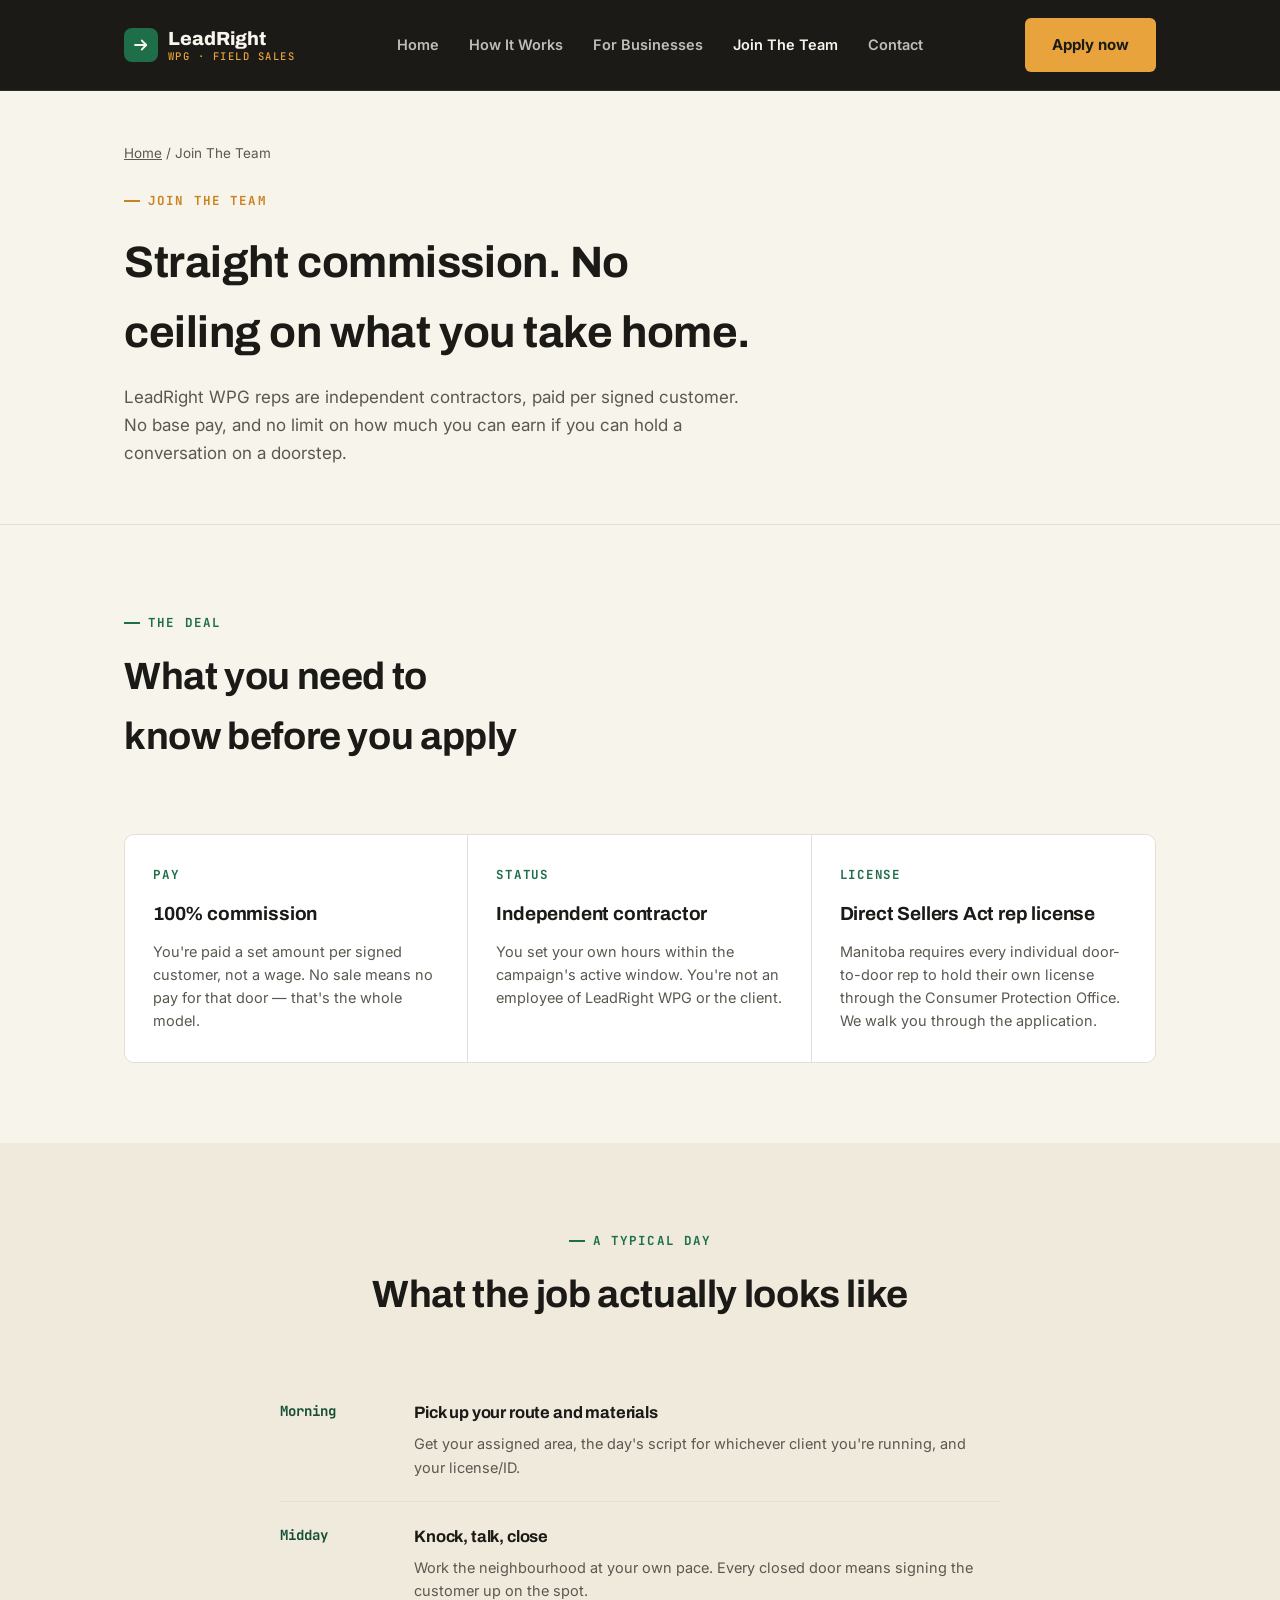
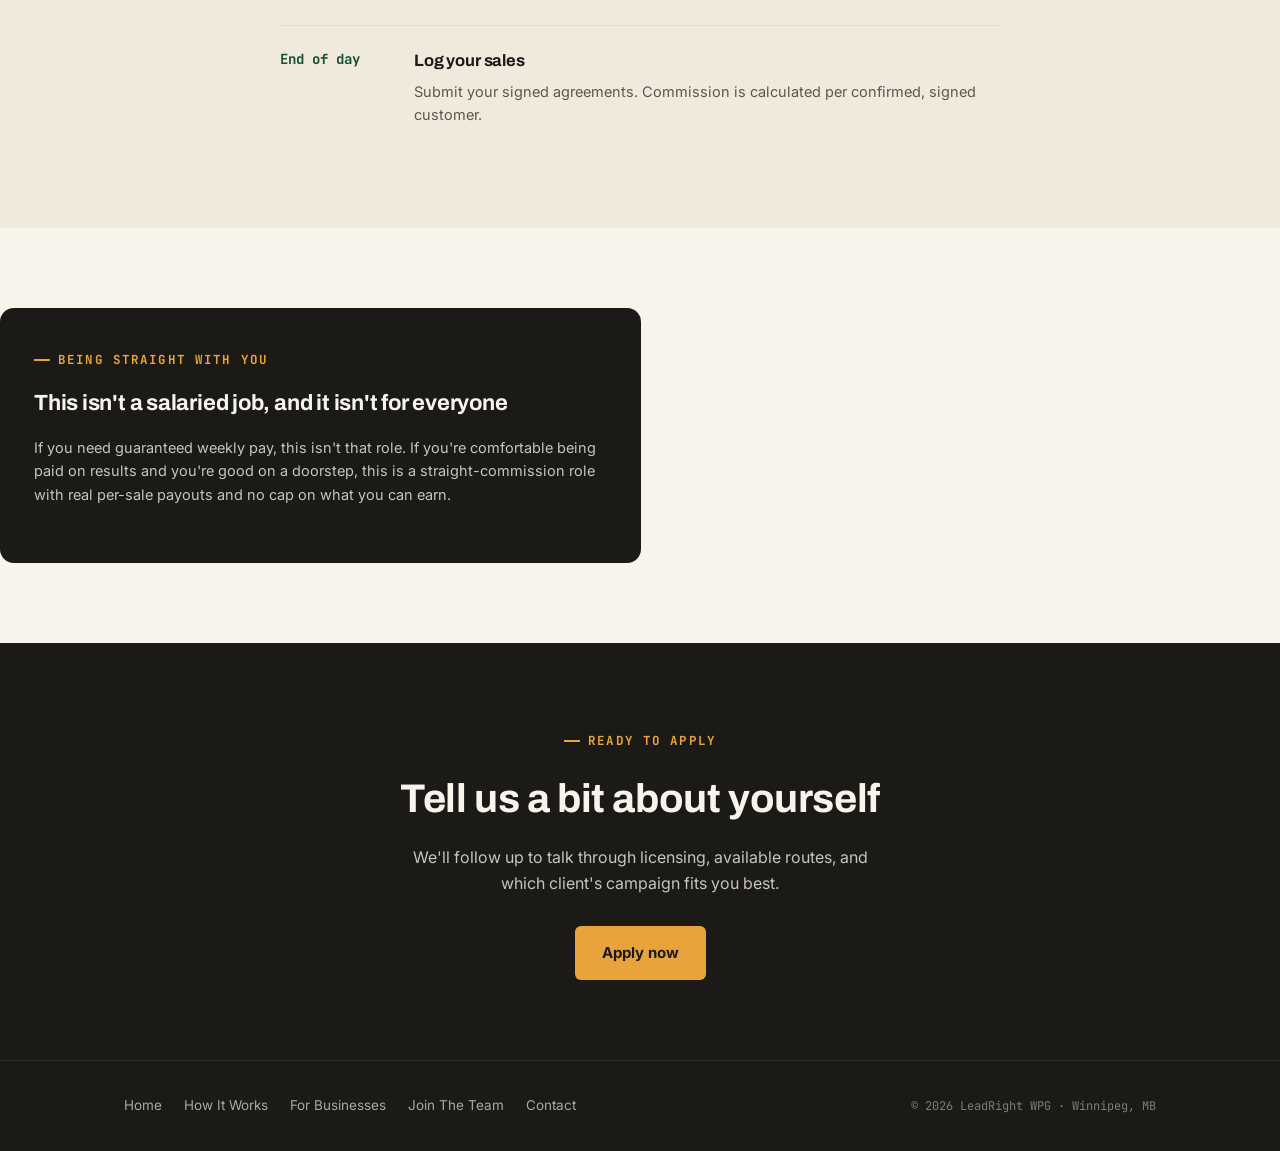
<file: public-site/join-the-team.html>
<!DOCTYPE html>
<html lang="en">
<head>
<meta charset="UTF-8">
<meta name="viewport" content="width=device-width, initial-scale=1.0">
<title>Door-to-Door Sales Jobs Winnipeg | LeadRight WPG</title>
<meta name="description" content="Commission-only door-to-door sales jobs in Winnipeg. Independent contractor, no base pay, no ceiling — Direct Sellers Act license required.">
<link rel="canonical" href="https://leadrightwpg.com/join-the-team.html">
<link rel="preconnect" href="https://fonts.googleapis.com">
<link rel="preconnect" href="https://fonts.gstatic.com" crossorigin>
<link href="https://fonts.googleapis.com/css2?family=Archivo:wght@700;800;900&family=Inter:wght@400;500;600;700&family=JetBrains+Mono:wght@500;700&display=swap" rel="stylesheet">
<link rel="stylesheet" href="assets/style.css">
<link rel="icon" type="image/png" sizes="512x512" href="/favicon-512.png">
<link rel="icon" type="image/png" sizes="192x192" href="/favicon-192.png">
<link rel="icon" type="image/png" sizes="48x48" href="/favicon-48.png">
<link rel="icon" type="image/png" sizes="32x32" href="/favicon-32.png">
<link rel="icon" type="image/png" sizes="16x16" href="/favicon-16.png">
<link rel="shortcut icon" href="/favicon.ico">
<link rel="apple-touch-icon" href="/apple-touch-icon.png">
<meta property="og:type" content="website">
<meta property="og:title" content="Door-to-Door Sales Jobs Winnipeg | LeadRight WPG">
<meta property="og:description" content="Commission-only door-to-door sales jobs in Winnipeg. Independent contractor, no base pay, no ceiling — Direct Sellers Act license required.">
<meta property="og:url" content="https://leadrightwpg.com/join-the-team.html">
<meta property="og:image" content="https://leadrightwpg.com/logo.png">
<meta name="twitter:card" content="summary">
<meta name="twitter:title" content="Door-to-Door Sales Jobs Winnipeg | LeadRight WPG">
<meta name="twitter:description" content="Commission-only door-to-door sales jobs in Winnipeg. Independent contractor, no base pay, no ceiling — Direct Sellers Act license required.">
<meta name="twitter:image" content="https://leadrightwpg.com/logo.png">
<script type="application/ld+json">
{
  "@context": "https://schema.org",
  "@type": "BreadcrumbList",
  "itemListElement": [
    { "@type": "ListItem", "position": 1, "name": "Home", "item": "https://leadrightwpg.com/" },
    { "@type": "ListItem", "position": 2, "name": "Join The Team", "item": "https://leadrightwpg.com/join-the-team.html" }
  ]
}
</script>
</head>
<body>

<header>
  <div class="wrap nav">
    <a href="index.html" class="logo">
      <span class="logo-mark"><svg width="18" height="18" viewBox="0 0 24 24" fill="none"><path d="M4 12h13M13 6l6 6-6 6" stroke="#F7F4EC" stroke-width="2.4" stroke-linecap="round" stroke-linejoin="round"/></svg></span>
      <span class="logo-word">LeadRight<small>WPG · FIELD SALES</small></span>
    </a>
    <nav class="nav-links">
      <a href="index.html">Home</a>
      <a href="how-it-works.html">How It Works</a>
      <a href="for-businesses.html">For Businesses</a>
      <a href="join-the-team.html" class="active">Join The Team</a>
      <a href="contact.html">Contact</a>
    </nav>
    <div class="nav-cta"><a href="contact.html#apply" class="btn btn-primary">Apply now</a></div>
    <button class="nav-toggle" aria-label="Menu"><span></span><span></span><span></span></button>
  </div>
</header>

<section class="page-hero">
  <div class="wrap">
    <div class="breadcrumb"><a href="index.html">Home</a> / Join The Team</div>
    <div class="eyebrow">Join The Team</div>
    <h1>Straight commission. No ceiling on what you take home.</h1>
    <p class="lead">LeadRight WPG reps are independent contractors, paid per signed customer. No base pay, and no limit on how much you can earn if you can hold a conversation on a doorstep.</p>
  </div>
</section>

<section>
  <div class="wrap">
    <div class="sec-head-row">
      <div class="sec-head" style="margin-bottom:0;">
        <div class="eyebrow">The deal</div>
        <h2>What you need to know before you apply</h2>
      </div>
    </div>
    <div class="steps">
      <div class="step">
        <div class="num">PAY</div>
        <h3>100% commission</h3>
        <p>You're paid a set amount per signed customer, not a wage. No sale means no pay for that door — that's the whole model.</p>
      </div>
      <div class="step">
        <div class="num">STATUS</div>
        <h3>Independent contractor</h3>
        <p>You set your own hours within the campaign's active window. You're not an employee of LeadRight WPG or the client.</p>
      </div>
      <div class="step">
        <div class="num">LICENSE</div>
        <h3>Direct Sellers Act rep license</h3>
        <p>Manitoba requires every individual door-to-door rep to hold their own license through the Consumer Protection Office. We walk you through the application.</p>
      </div>
    </div>
  </div>
</section>

<section class="industries">
  <div class="wrap">
    <div class="sec-head center">
      <div class="eyebrow">A typical day</div>
      <h2>What the job actually looks like</h2>
    </div>
    <div class="timeline" style="max-width:720px; margin:0 auto;">
      <div class="tl-item">
        <div class="tl-time">Morning</div>
        <div><h4>Pick up your route and materials</h4><p>Get your assigned area, the day's script for whichever client you're running, and your license/ID.</p></div>
      </div>
      <div class="tl-item">
        <div class="tl-time">Midday</div>
        <div><h4>Knock, talk, close</h4><p>Work the neighbourhood at your own pace. Every closed door means signing the customer up on the spot.</p></div>
      </div>
      <div class="tl-item">
        <div class="tl-time">End of day</div>
        <div><h4>Log your sales</h4><p>Submit your signed agreements. Commission is calculated per confirmed, signed customer.</p></div>
      </div>
    </div>
  </div>
</section>

<section class="why">
  <div class="wrap why-card" style="max-width:720px; margin:0 auto;">
    <div class="eyebrow">Being straight with you</div>
    <h3>This isn't a salaried job, and it isn't for everyone</h3>
    <p>If you need guaranteed weekly pay, this isn't that role. If you're comfortable being paid on results and you're good on a doorstep, this is a straight-commission role with real per-sale payouts and no cap on what you can earn.</p>
  </div>
</section>

<section class="cta">
  <div class="wrap">
    <div class="eyebrow">Ready to apply</div>
    <h2>Tell us a bit about yourself</h2>
    <p>We'll follow up to talk through licensing, available routes, and which client's campaign fits you best.</p>
    <div class="cta-actions">
      <a href="contact.html#apply" class="btn btn-primary">Apply now</a>
    </div>
  </div>
</section>

<footer>
  <div class="wrap foot-row">
    <div class="foot-links">
      <a href="index.html">Home</a>
      <a href="how-it-works.html">How It Works</a>
      <a href="for-businesses.html">For Businesses</a>
      <a href="join-the-team.html">Join The Team</a>
      <a href="contact.html">Contact</a>
    </div>
    <div class="foot-fine">© 2026 LeadRight WPG · Winnipeg, MB</div>
  </div>
</footer>

<script src="assets/script.js"></script>
</body>
</html>
</file>
<file: public-site/assets/style.css>
:root{
  --ink:#1C1A17; --ink-soft:#2B2823; --paper:#F7F4EC; --paper-alt:#EFEADC;
  --pine:#1F6E4A; --pine-deep:#164F35; --pine-pale:#E4EFE7;
  --porch:#E8A33D; --porch-deep:#C9821F;
  --slate:#5B5850; --line:#E4DFD2; --white:#FFFFFF;
  --font-display:'Archivo','Arial Black',sans-serif;
  --font-body:'Inter',-apple-system,'Segoe UI',sans-serif;
  --font-mono:'JetBrains Mono','SFMono-Regular',monospace;
}
*{box-sizing:border-box;}
html{scroll-behavior:smooth;}
body{
  margin:0; background:var(--paper); color:var(--ink);
  font-family:var(--font-body); font-size:16.5px; line-height:1.6;
  -webkit-font-smoothing:antialiased;
}
h1,h2,h3,h4{font-family:var(--font-display); color:var(--ink); margin:0; text-wrap:balance; letter-spacing:-0.01em;}
p{margin:0;}
a{color:inherit;}
img{max-width:100%;}
.wrap{max-width:1080px; margin:0 auto; padding-inline:24px;}
.eyebrow{
  display:inline-flex; align-items:center; gap:8px; font-family:var(--font-mono);
  font-size:12.5px; font-weight:700; letter-spacing:0.09em; text-transform:uppercase;
}
.eyebrow::before{content:""; width:16px; height:2px; background:currentColor; display:inline-block; flex-shrink:0;}
.btn{
  display:inline-flex; align-items:center; justify-content:center; gap:8px;
  padding:14px 26px; border-radius:6px; font-family:var(--font-body); font-weight:700;
  font-size:15px; text-decoration:none; border:1.5px solid transparent; cursor:pointer;
  transition:transform .15s ease, box-shadow .15s ease;
}
.btn:hover{transform:translateY(-1px);}
.btn-primary{background:var(--porch); color:var(--ink);}
.btn-primary:hover{box-shadow:0 10px 24px -12px rgba(232,163,61,.6);}
.btn-outline{border-color:rgba(247,244,236,0.35); color:var(--paper);}
.btn-outline:hover{border-color:var(--paper);}
.btn-dark-outline{border-color:var(--line); color:var(--ink);}
.btn-dark-outline:hover{border-color:var(--ink);}

/* ---------- HEADER ---------- */
header{background:var(--ink); border-bottom:1px solid rgba(255,255,255,.08); position:relative; z-index:10;}
.nav{display:flex; align-items:center; justify-content:space-between; padding-block:18px;}
.logo{display:flex; align-items:center; gap:10px; text-decoration:none;}
.logo-mark{
  width:34px; height:34px; border-radius:8px; background:var(--pine);
  display:flex; align-items:center; justify-content:center; flex-shrink:0;
}
.logo-word{font-family:var(--font-display); font-weight:800; font-size:19px; color:var(--paper); line-height:1;}
.logo-word small{display:block; font-family:var(--font-mono); font-weight:500; font-size:10.5px; letter-spacing:0.14em; color:var(--porch); margin-top:3px;}
.nav-links{display:flex; gap:30px; font-size:14.5px; font-weight:600;}
.nav-links a{color:rgba(247,244,236,.75); text-decoration:none;}
.nav-links a:hover, .nav-links a.active{color:var(--paper);}
.nav-cta{display:flex; align-items:center; gap:16px;}
.nav-toggle{display:none; background:none; border:none; cursor:pointer; padding:6px; flex-direction:column; gap:4px;}
.nav-toggle span{width:22px; height:2px; background:var(--paper); display:block;}

/* ---------- HOME HERO ---------- */
.hero{
  background:var(--paper); color:var(--ink); position:relative; overflow:hidden;
  padding-block:76px 88px; border-bottom:1px solid var(--line);
}
.hero::before{
  content:""; position:absolute; top:-160px; right:-140px; width:560px; height:560px;
  background:radial-gradient(circle, rgba(232,163,61,.16) 0%, rgba(232,163,61,0) 68%);
  pointer-events:none;
}
.hero-inner{position:relative; max-width:760px;}
.hero .eyebrow{color:var(--porch-deep); margin-bottom:22px;}
.hero h1{font-size:clamp(38px,5.4vw,60px); font-weight:800; line-height:1.05;}
.hero h1 .accent{color:var(--pine-deep);}
.hero-lead{font-size:18.5px; color:var(--slate); max-width:560px; margin-top:22px; line-height:1.65;}
.hero-actions{display:flex; flex-wrap:wrap; gap:14px; margin-top:34px;}
.hero-note{margin-top:20px; font-family:var(--font-mono); font-size:12.5px; color:var(--slate); letter-spacing:0.03em;}

/* ---------- INTERIOR PAGE HERO ---------- */
.page-hero{background:var(--paper); border-bottom:1px solid var(--line); padding-block:52px 56px;}
.breadcrumb{font-size:13.5px; color:var(--slate); margin-bottom:18px;}
.breadcrumb a{text-decoration:underline;}
.page-hero .eyebrow{color:var(--porch-deep); margin-bottom:16px;}
.page-hero h1{font-size:clamp(30px,4.4vw,44px); margin-bottom:16px;}
.page-hero .lead{font-size:17px; color:var(--slate); max-width:640px; line-height:1.65;}

/* ---------- GUARANTEE STRIP ---------- */
.guarantees{background:var(--pine-deep);}
.g-grid{display:grid; grid-template-columns:repeat(4,1fr); gap:1px; background:rgba(255,255,255,.12);}
.g-item{background:var(--pine-deep); padding:26px 22px; color:var(--white);}
.g-item b{display:block; font-family:var(--font-display); font-size:17px; margin-bottom:6px;}
.g-item span{font-size:13.5px; color:rgba(255,255,255,.72); line-height:1.5;}

/* ---------- SECTION SCAFFOLD ---------- */
section{padding-block:80px;}
.sec-head{max-width:620px; margin-bottom:52px;}
.sec-head.center{margin-inline:auto; text-align:center;}
.sec-head .eyebrow{color:var(--pine); margin-bottom:14px;}
.sec-head h2{font-size:clamp(28px,3.4vw,38px); margin-bottom:14px;}
.sec-head p{color:var(--slate); font-size:16.5px;}
.sec-head-row{display:flex; justify-content:space-between; align-items:flex-end; gap:24px; margin-bottom:52px; flex-wrap:wrap;}
.teaser-link{display:inline-flex; align-items:center; gap:8px; font-weight:700; font-size:14.5px; color:var(--pine-deep); text-decoration:none;}
.teaser-link svg{width:16px; height:16px;}

/* ---------- HOW IT WORKS / STEPS ---------- */
.steps{display:grid; grid-template-columns:repeat(3,1fr); gap:0; border:1px solid var(--line); border-radius:10px; overflow:hidden;}
.step{padding:30px 28px; border-right:1px solid var(--line); background:var(--white);}
.step:last-child{border-right:none;}
.step .num{font-family:var(--font-mono); font-size:12.5px; font-weight:700; color:var(--pine); letter-spacing:0.06em;}
.step h3{font-size:19px; margin:14px 0 10px;}
.step p{color:var(--slate); font-size:14.5px; line-height:1.6;}

.step-detail{display:grid; grid-template-columns:120px 1fr; gap:28px; padding:34px 0; border-bottom:1px solid var(--line);}
.step-detail:last-child{border-bottom:none;}
.step-detail .num{font-family:var(--font-mono); font-weight:700; color:var(--pine); font-size:14px;}
.step-detail h3{font-size:22px; margin-bottom:12px;}
.step-detail p{color:var(--slate); font-size:15.5px; line-height:1.7; margin-bottom:12px;}
.step-detail ul{margin:0; padding-left:20px; color:var(--slate); font-size:14.5px; line-height:1.8;}

/* ---------- INDUSTRIES / CARD GRIDS ---------- */
.industries{background:var(--paper-alt);}
.ind-grid{display:grid; grid-template-columns:repeat(4,1fr); gap:14px;}
.ind-card{background:var(--white); border:1px solid var(--line); border-radius:10px; padding:22px 20px; text-align:left;}
.ind-card .ico{font-family:var(--font-mono); font-size:11px; font-weight:700; color:var(--porch-deep); letter-spacing:0.08em; text-transform:uppercase;}
.ind-card h4{font-size:16.5px; margin:10px 0 6px;}
.ind-card p{font-size:13.5px; color:var(--slate); line-height:1.5;}

/* ---------- WHY US ---------- */
.why{display:grid; grid-template-columns:1.1fr 1fr; gap:56px; align-items:start;}
.why-list{display:flex; flex-direction:column; gap:26px;}
.why-row{display:flex; gap:16px;}
.why-mark{flex-shrink:0; width:30px; height:30px; border-radius:50%; background:var(--pine-pale); color:var(--pine-deep); display:flex; align-items:center; justify-content:center; font-family:var(--font-mono); font-weight:700; font-size:14px;}
.why-row h4{font-size:16.5px; margin-bottom:5px;}
.why-row p{font-size:14.5px; color:var(--slate); line-height:1.6;}
.why-card{background:var(--ink); color:var(--paper); border-radius:14px; padding:34px;}
.why-card .eyebrow{color:var(--porch); margin-bottom:16px;}
.why-card h3{font-size:22px; margin-bottom:14px; color:var(--paper);}
.why-card p{color:rgba(247,244,236,.78); font-size:14.5px; line-height:1.65; margin-bottom:22px;}

/* ---------- RECRUIT ---------- */
.recruit{background:var(--pine); color:var(--white);}
.recruit-grid{display:grid; grid-template-columns:1.15fr 1fr; gap:48px; align-items:center;}
.recruit .eyebrow{color:rgba(255,255,255,.85);}
.recruit h2{color:var(--white); font-size:clamp(26px,3.2vw,34px); margin:14px 0 16px;}
.recruit-lead{color:rgba(255,255,255,.88); font-size:16px; max-width:480px; line-height:1.65;}
.recruit-facts{display:flex; flex-direction:column; gap:16px;}
.rfact{background:rgba(255,255,255,.1); border:1px solid rgba(255,255,255,.18); border-radius:10px; padding:18px 20px; display:flex; justify-content:space-between; align-items:baseline; gap:12px;}
.rfact b{font-family:var(--font-mono); font-size:15px;}
.rfact span{font-size:13px; color:rgba(255,255,255,.75); text-align:right;}

/* ---------- DAY-IN-THE-LIFE / TIMELINE (join page) ---------- */
.timeline{display:flex; flex-direction:column;}
.tl-item{display:grid; grid-template-columns:110px 1fr; gap:24px; padding:22px 0; border-bottom:1px solid var(--line);}
.tl-item:last-child{border-bottom:none;}
.tl-time{font-family:var(--font-mono); font-weight:700; color:var(--pine-deep); font-size:14px;}
.tl-item h4{font-size:16.5px; margin-bottom:6px;}
.tl-item p{color:var(--slate); font-size:14.5px; line-height:1.6;}

/* ---------- CTA ---------- */
.cta{background:var(--ink); color:var(--paper); text-align:center;}
.cta .eyebrow{color:var(--porch); justify-content:center;}
.cta h2{color:var(--paper); font-size:clamp(28px,3.6vw,40px); margin:16px auto 14px; max-width:640px;}
.cta p{color:rgba(247,244,236,.78); max-width:480px; margin:0 auto 30px; font-size:16px;}
.cta-actions{display:flex; justify-content:center; gap:14px; flex-wrap:wrap;}

/* ---------- CONTACT FORM ---------- */
.contact-grid{display:grid; grid-template-columns:1fr 1.1fr; gap:56px; align-items:start;}
.contact-info h2{font-size:clamp(26px,3.2vw,34px); margin-bottom:16px;}
.contact-info p{color:var(--slate); margin-bottom:26px; max-width:400px; line-height:1.65;}
.contact-line{display:flex; align-items:center; gap:12px; margin-bottom:14px; font-size:14.5px;}
.contact-line svg{width:18px; height:18px; color:var(--pine-deep); flex-shrink:0;}
form.lead-form{background:var(--white); border:1px solid var(--line); border-radius:14px; padding:32px;}
.form-row{display:grid; grid-template-columns:1fr 1fr; gap:14px;}
.field{margin-bottom:16px;}
.field label{display:block; font-size:12px; font-weight:700; letter-spacing:.04em; text-transform:uppercase; color:var(--slate); margin-bottom:6px; font-family:var(--font-mono);}
.field input, .field select, .field textarea{
  width:100%; padding:12px 14px; border:1.5px solid var(--line); border-radius:9px;
  font-family:var(--font-body); font-size:14.5px; color:var(--ink); background:var(--paper);
}
.field input:focus, .field select:focus, .field textarea:focus{outline:none; border-color:var(--pine);}
.field textarea{resize:vertical; min-height:100px;}
.role-toggle{display:flex; gap:10px; margin-bottom:20px;}
.role-btn{flex:1; padding:12px; border:1.5px solid var(--line); border-radius:9px; background:var(--paper); font-weight:700; font-size:14px; cursor:pointer; text-align:center;}
.role-btn.active{border-color:var(--pine); background:var(--pine-pale); color:var(--pine-deep);}

/* ---------- FOOTER ---------- */
footer{background:var(--ink); border-top:1px solid rgba(255,255,255,.08); padding-block:34px;}
.foot-row{display:flex; flex-wrap:wrap; justify-content:space-between; align-items:center; gap:16px;}
.foot-links{display:flex; gap:22px; flex-wrap:wrap; font-size:13.5px;}
.foot-links a{color:rgba(247,244,236,.65); text-decoration:none;}
.foot-links a:hover{color:var(--paper);}
.foot-fine{font-family:var(--font-mono); font-size:12px; color:rgba(247,244,236,.45);}

@media (max-width:860px){
  .nav-links, .nav-cta{display:none;}
  .nav-toggle{display:flex;}
  .nav-links.show-mobile{
    display:flex; flex-direction:column; position:absolute; top:100%; left:0; right:0;
    background:var(--ink); padding:20px 24px; gap:18px; border-bottom:1px solid rgba(255,255,255,.08);
  }
  .g-grid{grid-template-columns:repeat(2,1fr);}
  .steps{grid-template-columns:1fr;}
  .step{border-right:none; border-bottom:1px solid var(--line);}
  .step:last-child{border-bottom:none;}
  .ind-grid{grid-template-columns:repeat(2,1fr);}
  .why{grid-template-columns:1fr;}
  .recruit-grid{grid-template-columns:1fr;}
  .contact-grid{grid-template-columns:1fr;}
  .step-detail{grid-template-columns:1fr; gap:10px;}
}
@media (max-width:520px){
  .g-grid{grid-template-columns:1fr;}
  .ind-grid{grid-template-columns:1fr;}
  .form-row{grid-template-columns:1fr;}
}
</file>
